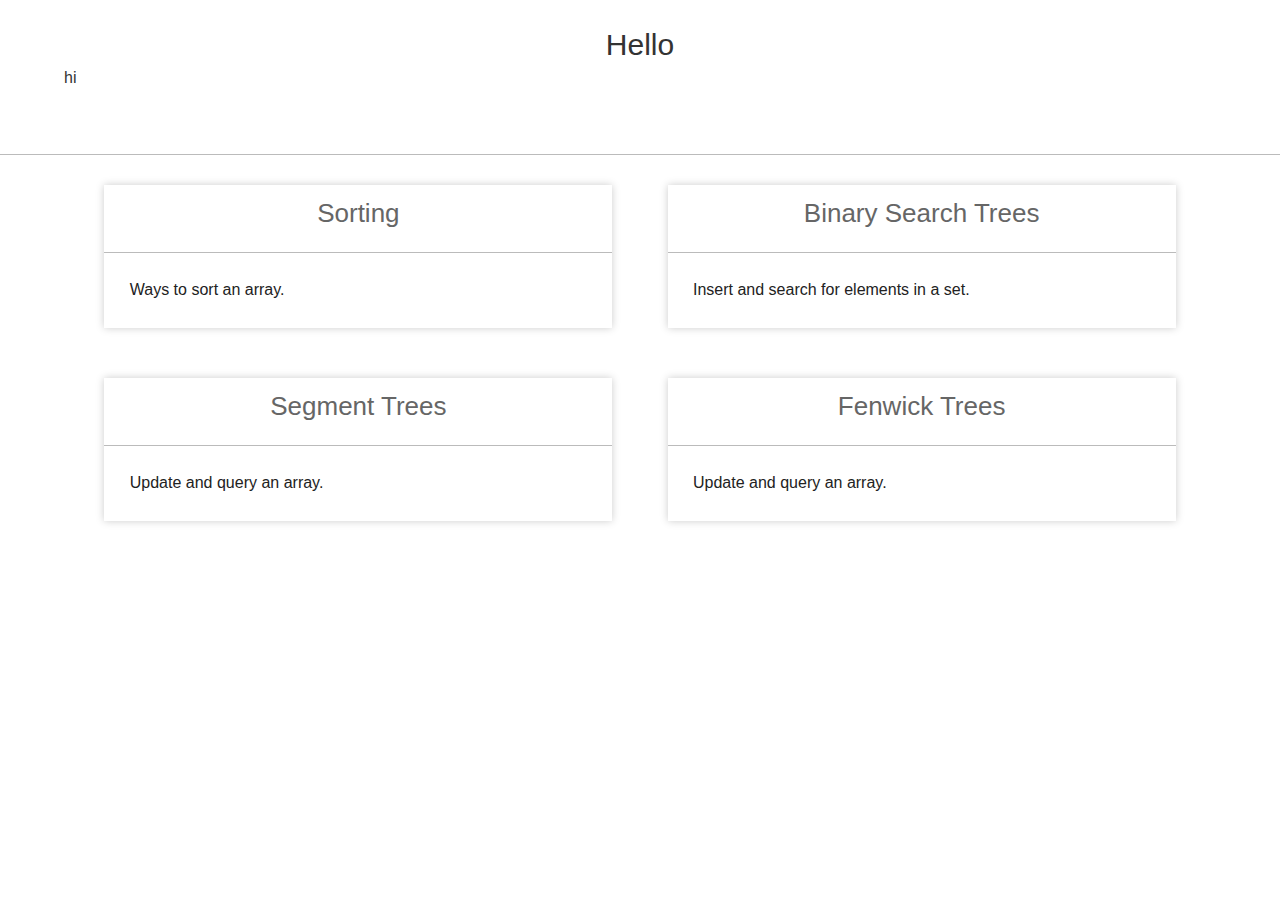
<file: index.html>
<!DOCTYPE html>
<html>
<head>

	<title>Various Visalizations</title>
	<link rel="stylesheet" href="style.css">

</head>

<body>

	<div>
		<h1>
			Hello
		</h1>

		<p class="indexp">
			
			hi

		</p>

	</div>

	<hr>

	<div class="indexdiv">

		<a href="./ssort.html">
			<section class="indexcard">
				
				<h2>
					Sorting
				</h2>

				<hr>

				<p class="cardp">
					Ways to sort an array.
				</p>

				<!-- <img src="./ssort.png"> -->

			</section>
		</a>

		<a href="./bst.html">
			<section class="indexcard">

				<h2>
					Binary Search Trees
				</h2>
				
				<hr>

				<p class="cardp">
					Insert and search for elements in a set.
				</p>

				<!-- <img src="./bst.png"> -->
				
				
			</section>
		</a>

		<a href="./segtree.html">
			<section class="indexcard">

				<h2>
					Segment Trees
				</h2>

				<hr>

				<p class="cardp">
					Update and query an array.
				</p>

				<!-- <img src="./segtree.png"> -->
				
			</section>
		</a>

		<a href="./fenwick.html">
			<section class="indexcard">

				<h2>
					Fenwick Trees
				</h2>

				<hr>

				<p class="cardp">
					Update and query an array.
				</p>

				<!-- <img src="./fenwick.png"> -->

			</section>
		</a>

	</div>
</body>
  

</html>
</file>
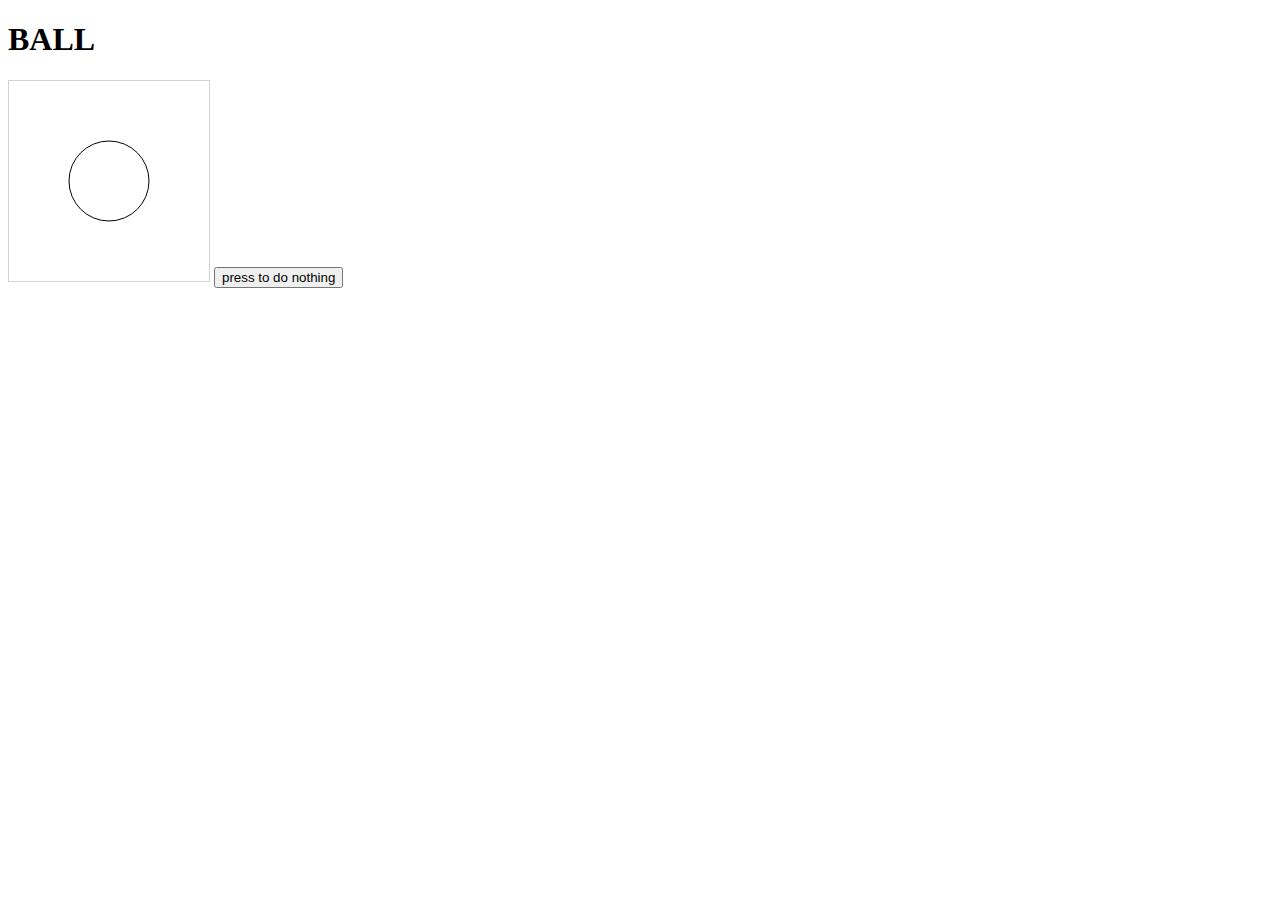
<file: ball.html>
<!DOCTYPE html>
<html>
<head>
	<title>
		ball
	</title>

</head>
	<body>
		<h1>
			BALL
		</h1>

		<canvas id="myCanvas" width="200" height="200" style="border:1px solid #d3d3d3;"></canvas>

		<script>

			var canvas = document.getElementById("myCanvas");
			var ctx = canvas.getContext("2d");
			ctx.beginPath();
			ctx.arc(100, 100, 40, 0, 2*Math.PI);
			ctx.stroke();

		</script>

		<button>press to do nothing</button>
	</body>
</html>
</file>
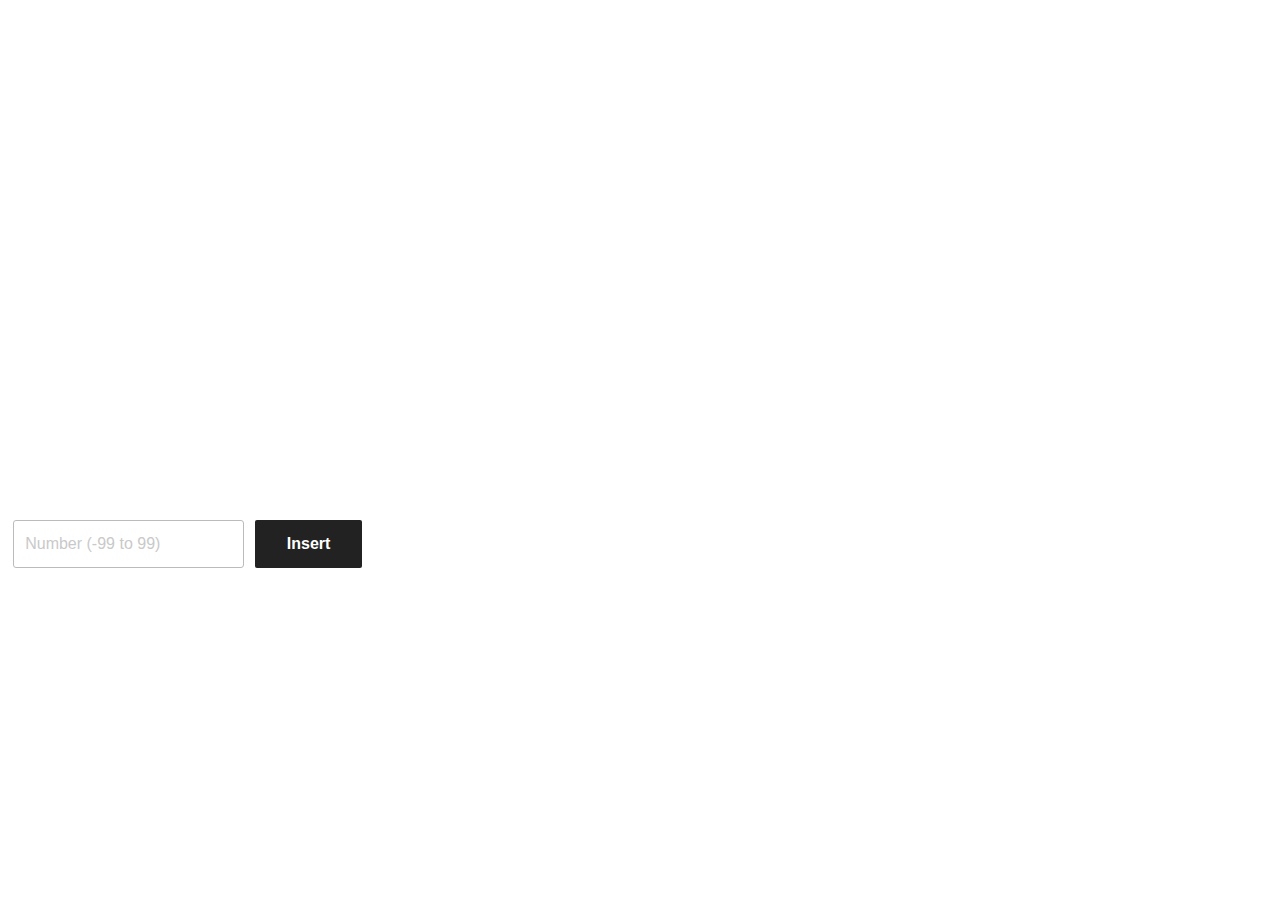
<file: bst.html>
<!DOCTYPE html>
<html>

<script src="bst.js"></script>



<head>
	<meta charset="utf-8">

	<!-- https://wordpress.org/themes/twentyseventeen/ -->
	<link rel="stylesheet" href="style.css">

	<title>
		BST Visualization
	</title>
</head>

<body>

	<div>
		<div class="maindiv">
			<svg id=bstvis width="500" height="500"></svg>
		</div>


		<div>
			<div class="controlcontainer">
				
				<input type="number" id="valueInput" onkeypress="gogoKeyPressed()" placeholder="Number (-99 to 99)">
				
				<button onclick="gogo()">Insert</button>
			
			</div>
		</div>

	</div>

</body>
</html>
</file>
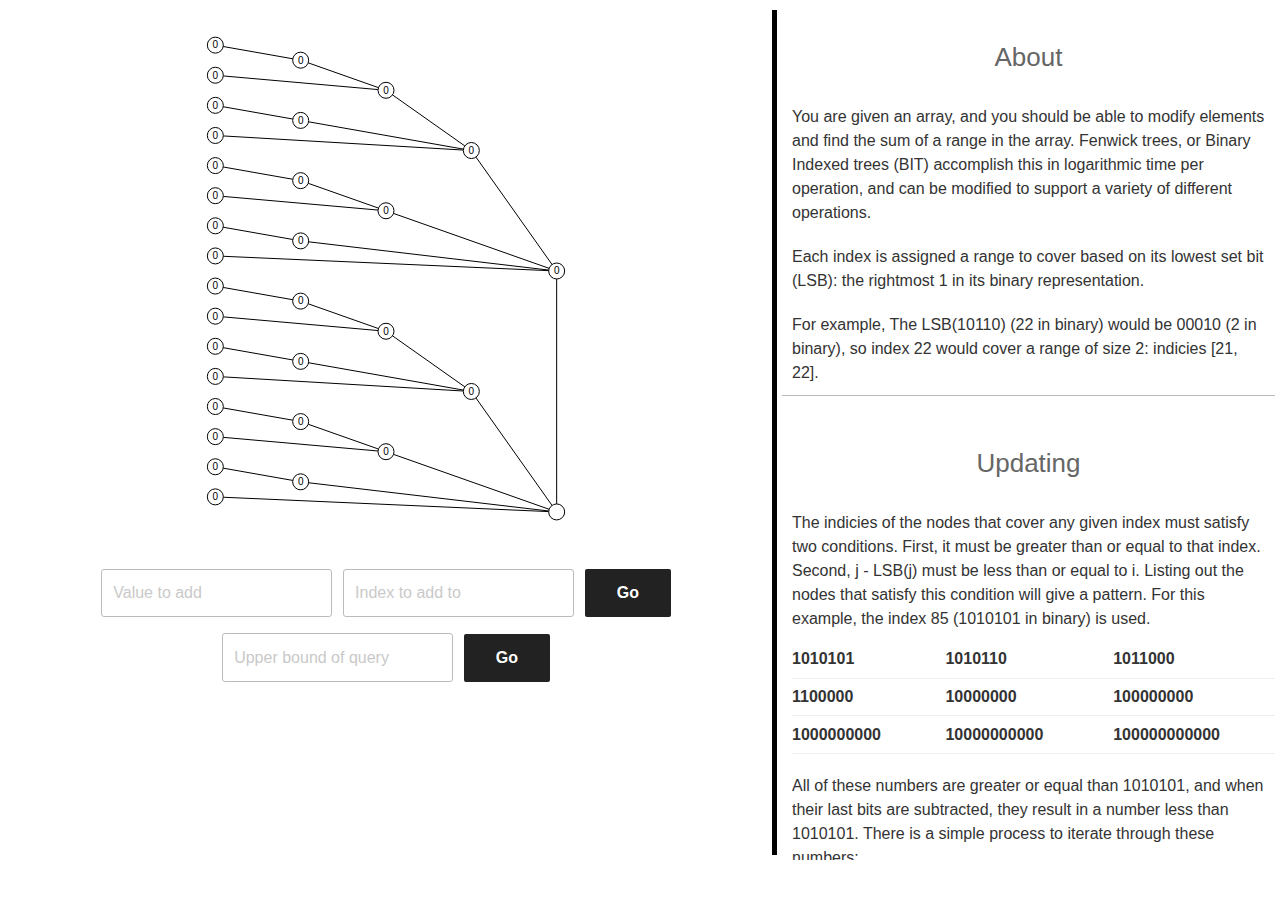
<file: fenwick.html>
<!DOCTYPE html>
<html>

<script src="fenwick.js"></script>

<head>
	<meta charset="utf-8">

	<link rel="stylesheet" href="style.css">


	<title>
		Fenwick Tree
	</title>
</head>

<body onload="initall()">

	<div class="holdall">

		<div class="sdiv" id="lsdiv">
			<div class="maindiv">
				<svg id=bitvis width="512" height="512"></svg>
			</div>
			<div class="maindiv" id="outputText">
				
			</div>
			
			<div id="controls" class="uidiv">
				
				<div class="controlcontainer">
					<input type="number" id="valueInput" placeholder="Value to add">
					<input type="number" id="indexInputq" placeholder="Index to add to">
					<button onclick="UserInteraction.updateOperation()">Go</button>
				</div>
				<div class="controlcontainer">
					<input type="number" id="indexInput" placeholder="Upper bound of query">
					<button onclick="UserInteraction.queryOperation()">Go</button>
				</div>
			</div>
			
			
			
		</div>
		<div class="resizer" id="resizer"></div>
		<div class="rres" id="outputText2">
			<div>
				<h2>
					About 
				</h2>
				<p>
					You are given an array, and you should be able to modify elements and find the sum of a range in the array. Fenwick trees, or Binary Indexed trees (BIT) accomplish this in logarithmic time per operation, and can be modified to support a variety of different operations.
				</p>
				<p>
					Each index is assigned a range to cover based on its lowest set bit (LSB): the rightmost 1 in its binary representation.
				</p>
				<p>
					For example, The LSB(10110) (22 in binary) would be 00010 (2 in binary), so index 22 would cover a range of size 2: indicies [21, 22].
				</p>
				
				<hr>

				<h2>
					Updating
				</h2>

				<p>
					The indicies of the nodes that cover any given index must satisfy two conditions. First, it must be greater than or equal to that index. Second, j - LSB(j) must be less than or equal to i. Listing out the nodes that satisfy this condition will give a pattern. For this example, the index 85 (1010101 in binary) is used.
				</p>

				<table>
					<tr>
						<th>1010101</th>
						<th>1010110</th>
						<th>1011000</th>
					</tr>
					<tr>
						<th>1100000</th>
						<th>10000000</th>
						<th>100000000</th>
					</tr>
					<tr>
						<th>1000000000</th>
						<th>10000000000</th>
						<th>100000000000</th>
					</tr>
				</table>

				<p>
					All of these numbers are greater or equal than 1010101, and when their last bits are subtracted, they result in a number less than 1010101. There is a simple process to iterate through these numbers:
				</p>

				<p>
					Start at the index being updated. Update this node, then add the lowest set bit of the index to the current index (for example, the lowest set bit of 9, 1001, would be 1). Repeat until the index is greater than the array size. Click on each step to see the process.
				</p>

				<p class="maindiv">
					<b onclick="UserInteraction.updopsteps(1, 3, 1)">Step 1</b>
					<b onclick="UserInteraction.updopsteps(2, 3, 1)">Step 2</b>
					<b onclick="UserInteraction.updopsteps(3, 3, 1)">Step 3</b>
					<b onclick="UserInteraction.updopsteps(4, 3, 1)">Step 4</b>
				</p>

				<p id="updinfotxt" class="maindiv"></p>

				<div class='maindiv'><svg id=uexsvg width='256' height='256'></svg></div>

				<hr>

				<h2>
					Querying
				</h2>

				<p>
					In this visualization, each node points to the greatest index less than it that it doesn't cover. For example, node 10 covers [9, 10], so it would point to node 8. Node 24 covers [17, 24], so it points to 16.
				</p>

				<p>
					To take the sum of some prefix, just iterate until you reach the root: node zero. If the array is of size N, this will take at most lg(N) iterations: to get a better idea of why this is true, look at the structure of the tree.
				</p>

				<p>
					You are always going to the right, so you iterate through a node of each size (1, 2, 4, 8, etc.) at most once each. The sizes of these nodes must sum to N, so at most lg(N) are iterated through.
				</p>

				<p>
					In this small example, the path from node 7 to node 0 is highlighted.
				</p>

				<div class='maindiv'><svg id=qexsvg width='256' height='256'></svg></div>

			</div>

		</div>


	</div>
	

</body>
</html>
</file>
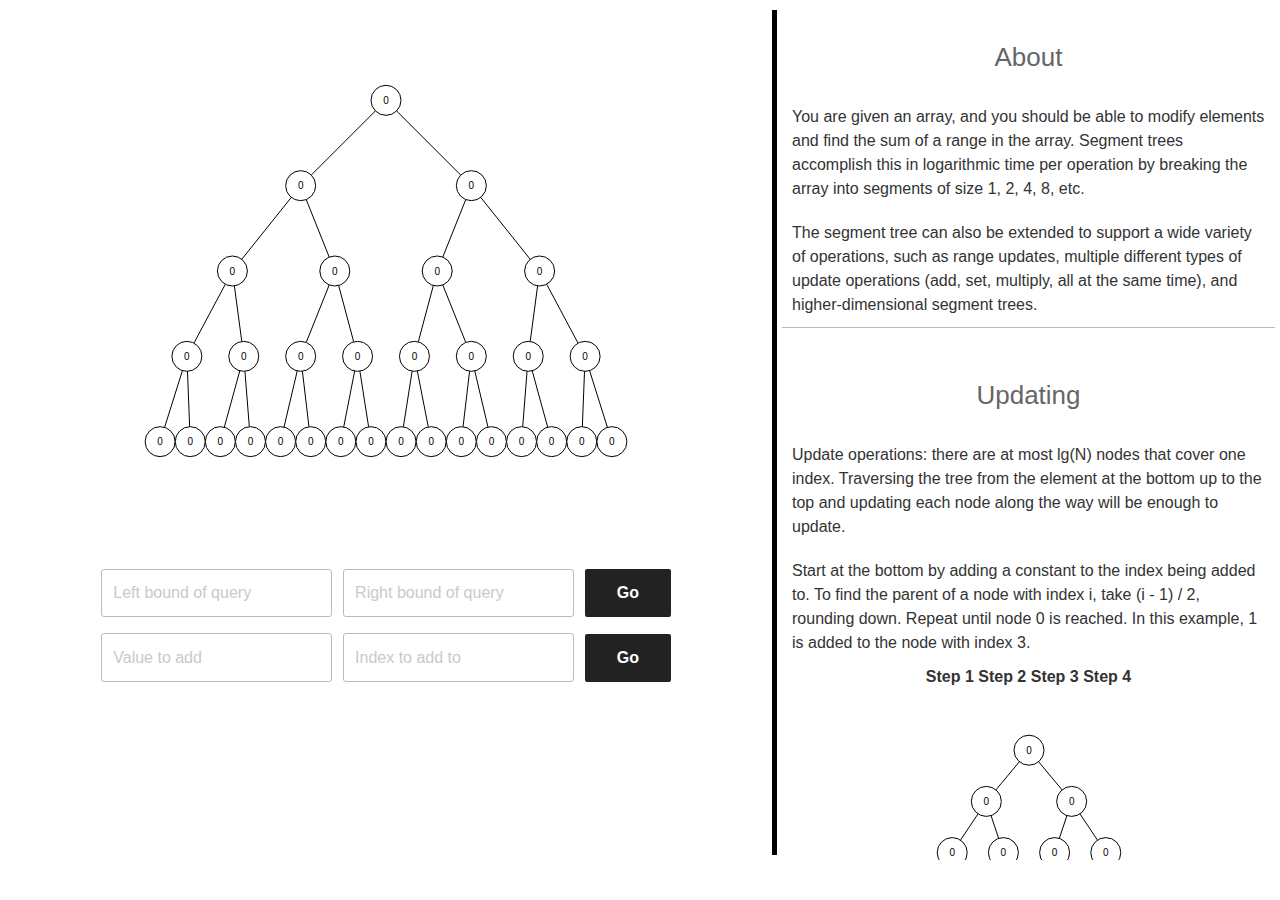
<file: segtree.html>
<!DOCTYPE html>
<html>

<script src="segtree.js"></script>

<head>
	<meta charset="utf-8">

	<link rel="stylesheet" href="style.css">


	<title>
		Segment Tree
	</title>
</head>

<body onload="initall()">

	<div class="holdall">

		<div class="sdiv" id="lsdiv">
			<div class="maindiv">
				<svg id=stvis width="512" height="512"></svg>
			</div>
			<div class="maindiv" id="outputText">
				
			</div>
			
			<div id="controls" class="uidiv">
				
				<div class="controlcontainer">
					<input type="number" id="linput" placeholder="Left bound of query">
					<input type="number" id="rinput" placeholder="Right bound of query">
					<button onclick="UserInteraction.queryOperation()">Go</button>
				</div>
				<div class="controlcontainer">
					<input type="number" id="valueInput" placeholder="Value to add">
					<input type="number" id="indexInput" placeholder="Index to add to">
					<button onclick="UserInteraction.updateOperation()">Go</button>
				</div>
			</div>
			
			
			
		</div>
		<div class="resizer" id="resizer"></div>
		<div class="rres" id="outputText2">
			<div>
				<h2>
					About 
				</h2>
				<p>
					You are given an array, and you should be able to modify elements and find the sum of a range in the array. Segment trees accomplish this in logarithmic time per operation by breaking the array into segments of size 1, 2, 4, 8, etc.
				</p>
				<p>
					The segment tree can also be extended to support a wide variety of operations, such as range updates, multiple different types of update operations (add, set, multiply, all at the same time), and higher-dimensional segment trees.
				</p>
				
				<hr>

				<h2>
					Updating
				</h2>

				<p>
					Update operations: there are at most lg(N) nodes that cover one index. Traversing the tree from the element at the bottom  up to the top and updating each node along the way will be enough to update.
				</p>

				<p>
					Start at the bottom by adding a constant to the index being added to. To find the parent of a node with index i, take (i - 1) / 2, rounding down. Repeat until node 0 is reached. In this example, 1 is added to the node with index 3.
				</p>

				<p class="maindiv">
					<b onclick="UserInteraction.updopsteps(1, 3, 1)">Step 1</b>
					<b onclick="UserInteraction.updopsteps(2, 3, 1)">Step 2</b>
					<b onclick="UserInteraction.updopsteps(3, 3, 1)">Step 3</b>
					<b onclick="UserInteraction.updopsteps(4, 3, 1)">Step 4</b>
				</p>

				<p id="updinfotxt" class="maindiv"></p>

				<div class='maindiv'><svg id=uexsvg width='256' height='256'></svg></div>

				<hr>

				<h2>
					Querying
				</h2>

				<p>
					Query operations: because of the way the tree is organized, each range is split into at most 2 segments of each length, so at most 2 * lg(N) nodes are added together.
				</p>

				<p>
					Any segment can be represented as a sequence of segments of length one. First, merge adjacent elements into segments of length two. Doing this will leave at most 2 segments of length one. Repeat the process for segments of length two (ignoring the segments of length one now), all the way up to segments of length n. This will leave at most 2 segments of each length to query.
				</p>

				<div class='maindiv'><svg id=qexsvg width='256' height='256'></svg></div>



			</div>

		</div>


	</div>
	

</body>
</html>
</file>
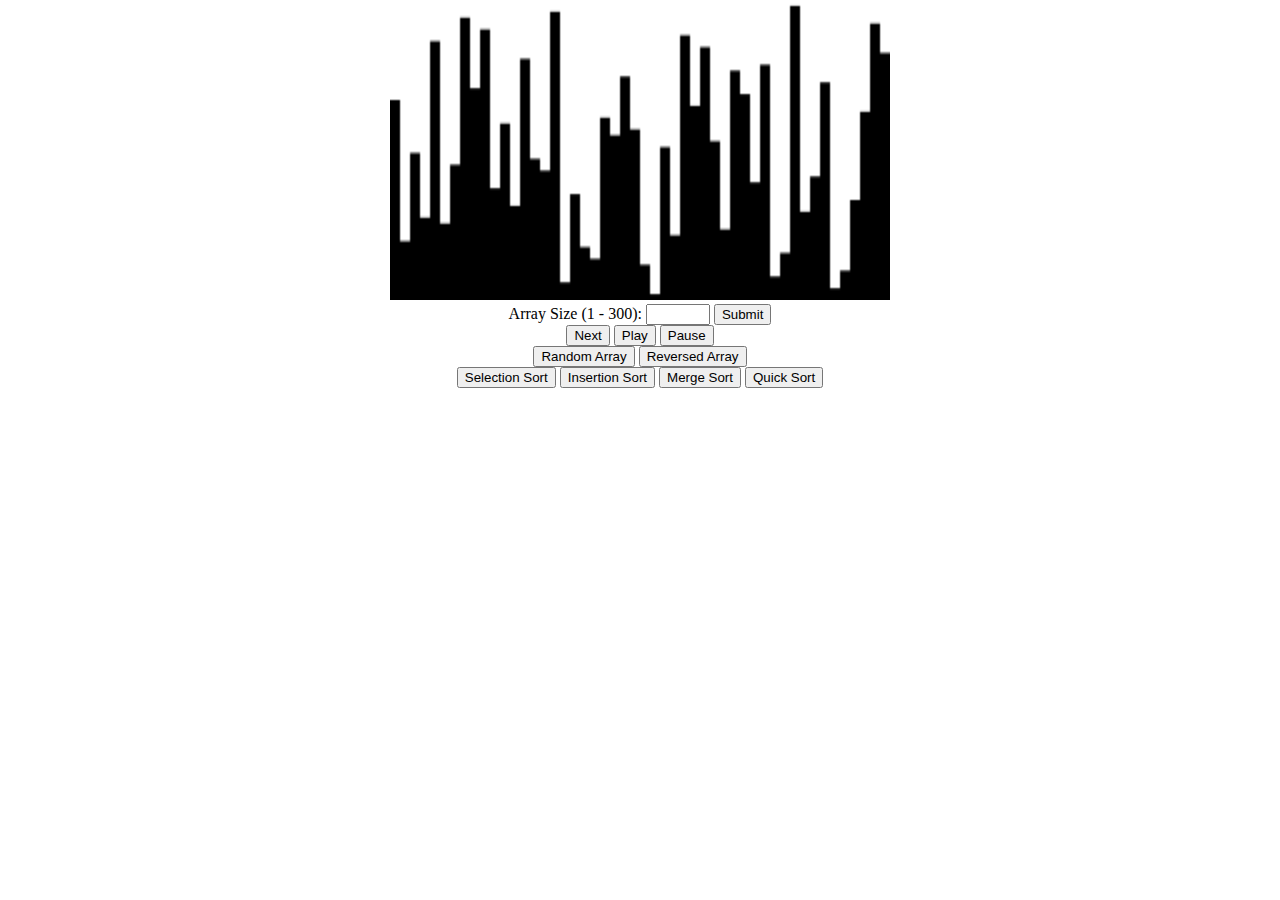
<file: ssort.html>
<!DOCTYPE html>
<html>

	<head>
		<title>Various Sorts</title>
		<!-- https://wordpress.org/themes/twentyseventeen/ -->
		<!-- <link rel="stylesheet" href="style.css"> -->
	</head>

	<style>

		html, body {
			width: 100%;
	    	height: 100%;
	    	margin: 0;
		}

		canvas {
	    	width: 500px;
	    	height: 300px;
	    }

	    div {
	    	text-align: center;
	    }

	</style>
	<script src="ssort.js"></script>

	<body onload="makeArray()">
		
		<div>
			<canvas id="array">		
				Canvas is not supported.
			</canvas>
		</div>

		

		<div>
			<label> Array Size (1 - 300): </label>
			<input type="number" id="chosenSize" min=1 max=300>
			<button onclick="regenArray()"> Submit </button>
		</div>

		<div>
			<button onclick="nextStep()">Next</button>
			<button onclick="startAnim()">Play</button>
			<button onclick="stopAnim()">Pause</button>
		</div>

		<div>
			<button onclick="makeArray()">Random Array</button>
			<button onclick="makeReverseArray()">Reversed Array</button>
		</div>

		<div>
			<button onclick="setAlgo(SELECTIONSORT)">Selection Sort</button>
			<button onclick="setAlgo(INSERTIONSORT)">Insertion Sort</button>
			<button onclick="setAlgo(MERGESORT)">Merge Sort</button>
			<button onclick="setAlgo(QUICKSORT)">Quick Sort</button>
		</div>
	


	</body>




</html>
</file>
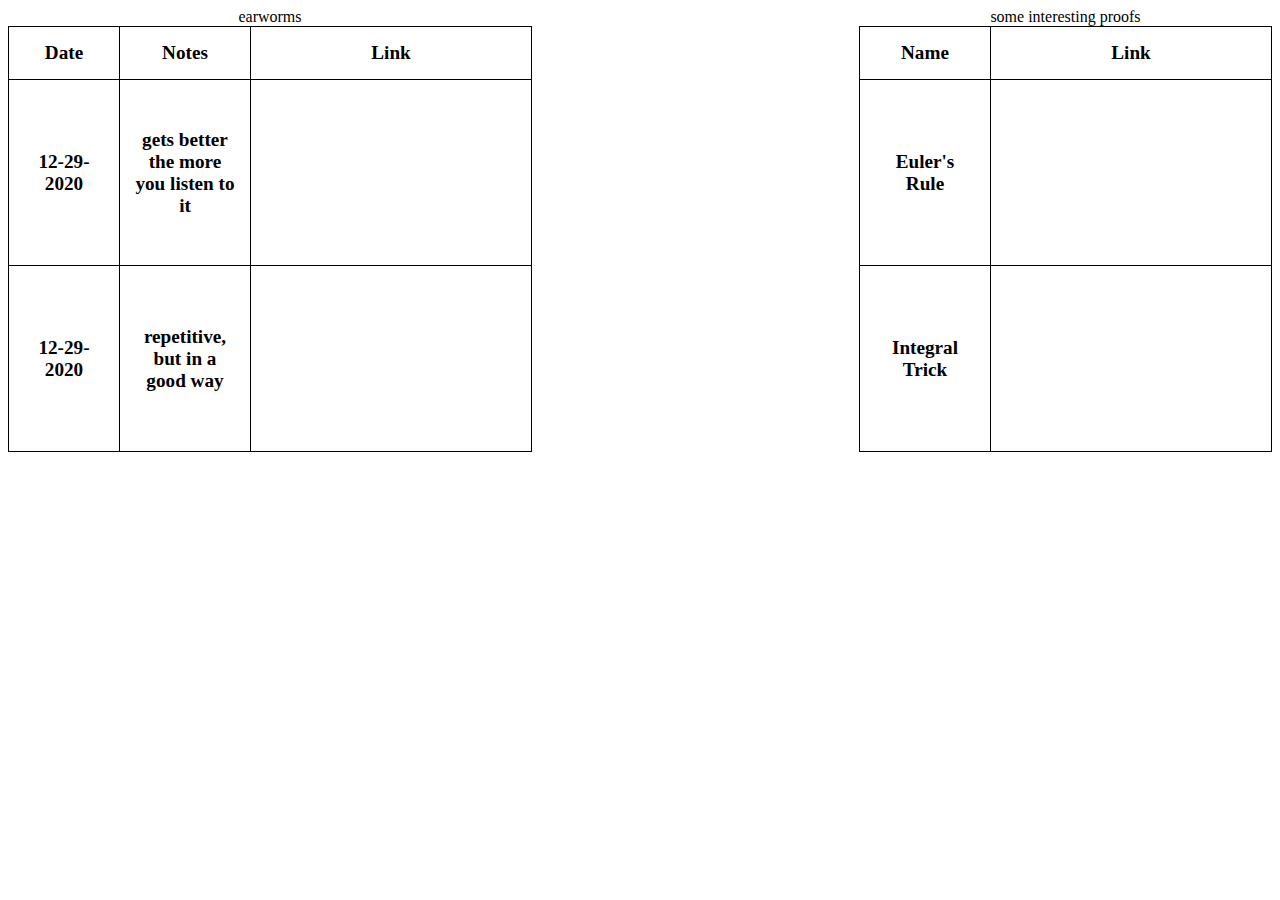
<file: tabletests.html>
<!DOCTYPE html>
<html>
<head>
	<title>
		various tables
	</title>
	<style type="text/css">
		table, th, td {
			border: 1px solid black;
			border-collapse: collapse;
			padding: 15px;
			font-family: Georgia, serif;
		}
		div {
			/*display: flex;*/
			/*justify-content: center;*/
		}
		.smolcol {
			width:80px;
			font-size: 1.5vw;
		}
		.medcol {
			width: 100px;
			font-size: 1.5vw;
		}
		.widecol {
			width: 250px;
			font-size: 1.5vw;
		}
		.bodyrow {
			height: 150px;
		}
		iframe {
			width: 250px;
			height: 150px;
		}
		.lefttable {
			float: left;
		}
		.righttable {
			float: right;
		}

	</style>
</head>
<body>

	<div>
		<table class="lefttable">
			<caption>earworms</caption>
			<tr>
				<th class="smolcol">Date</th>
				<th class="medcol">Notes</th>
				<th class="widecol">Link</th>
			</tr>


			<tr class="bodyrow">
				<th class="smolcol">12-29-2020</th>
				<th class="medcol">gets better the more you listen to it</th>
				<th class="widecol">
					<iframe src="https://www.youtube.com/embed/13ygvpIg-S0" frameborder="0" allow="accelerometer; autoplay; clipboard-write; encrypted-media; gyroscope; picture-in-picture" allowfullscreen></iframe>
				</th>
			</tr>



			<tr>
				<th class="smolcol">12-29-2020</th>
				<th class="medcol">repetitive, but in a good way</th>
				<th class="widecol"><iframe src="https://www.youtube.com/embed/QK7AyUd7cOU" frameborder="0" allow="accelerometer; autoplay; clipboard-write; encrypted-media; gyroscope; picture-in-picture" allowfullscreen></iframe></th>

			</tr>
		</table>

		<table class="righttable">
			<caption>some interesting proofs</caption>
			<tr>
				<th class="medcol">Name</th>
				<th class="medcol">Link</th>
			</tr>

			<tr>
				<th class="medcol">Euler's Rule</th>
				<th class="medcol"><iframe src="https://www.youtube.com/embed/ijT3pmmal00" frameborder="0" allow="accelerometer; autoplay; clipboard-write; encrypted-media; gyroscope; picture-in-picture" allowfullscreen></iframe></th>

			</tr>

			<tr>
				<th class="medcol">Integral Trick</th>
				<th class="medcol"><iframe src="https://www.youtube.com/embed/gK8Wf9ZkZW4" frameborder="0" allow="accelerometer; autoplay; clipboard-write; encrypted-media; gyroscope; picture-in-picture" allowfullscreen></iframe></th>
			</tr>

		</table>
	</div>

	<div>
		
	</div>

</body>
</html>
</file>
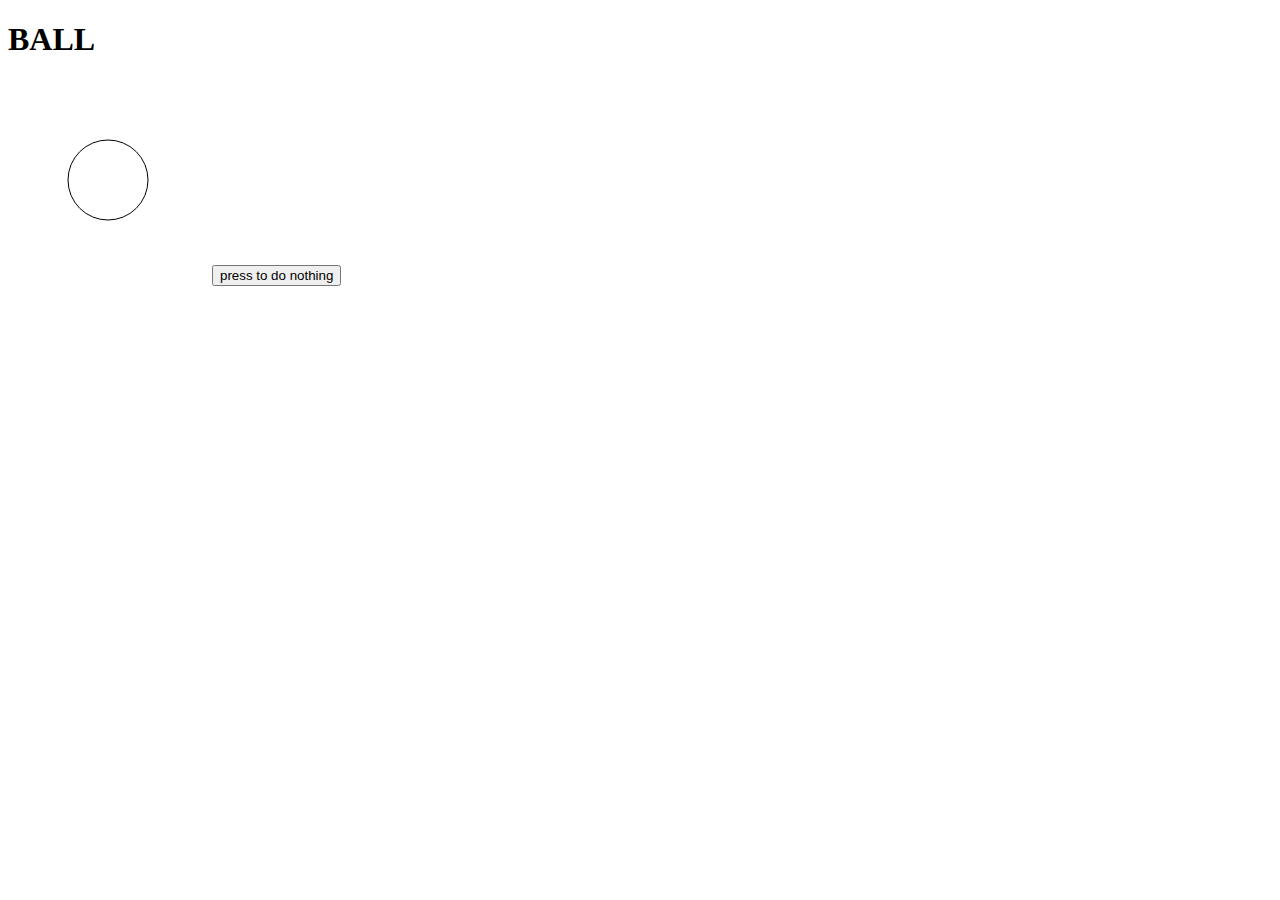
<file: things/ball.html>
<!DOCTYPE html>
<html>
<head>
	<title>
		ball
	</title>

</head>
	<body>
		<h1>
			BALL
		</h1>

		<canvas id="myCanvas" width="200" height="200"></canvas>

		<script>

			var canvas = document.getElementById("myCanvas");
			var ctx = canvas.getContext("2d");
			ctx.beginPath();
			ctx.arc(100, 100, 40, 0, 2*Math.PI);
			ctx.stroke();

		</script>

		<button>press to do nothing</button>
	</body>
</html>
</file>
<file: style.css>
/*
Theme Name: Twenty Seventeen
Theme URI: https://wordpress.org/themes/twentyseventeen/
Author: the WordPress team
Author URI: https://wordpress.org/
Description: Twenty Seventeen brings your site to life with header video and immersive featured images. With a focus on business sites, it features multiple sections on the front page as well as widgets, navigation and social menus, a logo, and more. Personalize its asymmetrical grid with a custom color scheme and showcase your multimedia content with post formats. Our default theme for 2017 works great in many languages, for any abilities, and on any device.
Version: 2.7
Requires at least: 4.7
Requires PHP: 5.2.4
License: GNU General Public License v2 or later
License URI: http://www.gnu.org/licenses/gpl-2.0.html
Text Domain: twentyseventeen
Tags: one-column, two-columns, right-sidebar, flexible-header, accessibility-ready, custom-colors, custom-header, custom-menu, custom-logo, editor-style, featured-images, footer-widgets, post-formats, rtl-language-support, sticky-post, theme-options, threaded-comments, translation-ready, block-patterns
This theme, like WordPress, is licensed under the GPL.
Use it to make something cool, have fun, and share what you've learned with others.
*/

/*--------------------------------------------------------------
>>> TABLE OF CONTENTS:
----------------------------------------------------------------
1.0 Normalize
2.0 Accessibility
3.0 Alignments
4.0 Clearings
5.0 Typography
6.0 Forms
7.0 Formatting
8.0 Lists
9.0 Tables
10.0 Links
11.0 Featured Image Hover
12.0 Navigation
13.0 Layout
   13.1 Header
   13.2 Front Page
   13.3 Regular Content
   13.4 Posts
   13.5 Pages
   13.6 Footer
14.0 Comments
15.0 Widgets
16.0 Media
   16.1 Galleries
17.0 Customizer
18.0 SVGs Fallbacks
19.0 Media Queries
20.0 Print
--------------------------------------------------------------*/

/*--------------------------------------------------------------
1.0 Normalize
Styles based on Normalize v5.0.0 @link https://github.com/necolas/normalize.css
--------------------------------------------------------------*/

html {
	font-family: sans-serif;
	line-height: 1.15;
	-ms-text-size-adjust: 100%;
	-webkit-text-size-adjust: 100%;
}

body {
	margin: 0;
}

article,
aside,
footer,
header,
nav,
section {
	display: block;
}

h1 {
	font-size: 2em;
	margin: 0.67em 0;
}

figcaption,
figure,
main {
	display: block;
}

figure {
	margin: 1em 0;
}

hr {
	-webkit-box-sizing: content-box;
	-moz-box-sizing: content-box;
	box-sizing: content-box;
	height: 0;
	overflow: visible;
}

pre {
	font-family: monospace, monospace;
	font-size: 1em;
}

a {
	background-color: transparent;
	-webkit-text-decoration-skip: objects;
}

a:active,
a:hover {
	outline-width: 0;
}

abbr[title] {
	border-bottom: 1px #767676 dotted;
	text-decoration: none;
}

b,
strong {
	font-weight: inherit;
}

b,
strong {
	font-weight: 700;
}

code,
kbd,
samp {
	font-family: monospace, monospace;
	font-size: 1em;
}

dfn {
	font-style: italic;
}

mark {
	background-color: #eee;
	color: #222;
}

small {
	font-size: 80%;
}

sub,
sup {
	font-size: 75%;
	line-height: 0;
	position: relative;
	vertical-align: baseline;
}

sub {
	bottom: -0.25em;
}

sup {
	top: -0.5em;
}

audio,
video {
	display: inline-block;
}

audio:not([controls]) {
	display: none;
	height: 0;
}

img {
	border-style: none;
}

svg:not(:root) {
	overflow: hidden;
}

button,
input,
optgroup,
select,
textarea {
	font-family: sans-serif;
	font-size: 100%;
	line-height: 1.15;
	margin: 0;
}

button,
input {
	overflow: visible;
}

button,
select {
	text-transform: none;
}

button,
html [type="button"],
[type="reset"],
[type="submit"] {
	-webkit-appearance: button;
}

button::-moz-focus-inner,
[type="button"]::-moz-focus-inner,
[type="reset"]::-moz-focus-inner,
[type="submit"]::-moz-focus-inner {
	border-style: none;
	padding: 0;
}

button:-moz-focusring,
[type="button"]:-moz-focusring,
[type="reset"]:-moz-focusring,
[type="submit"]:-moz-focusring {
	outline: 1px dotted ButtonText;
}

fieldset {
	border: 1px solid #bbb;
	margin: 0 2px;
	padding: 0.35em 0.625em 0.75em;
}

legend {
	-webkit-box-sizing: border-box;
	-moz-box-sizing: border-box;
	box-sizing: border-box;
	color: inherit;
	display: table;
	max-width: 100%;
	padding: 0;
	white-space: normal;
}

progress {
	display: inline-block;
	vertical-align: baseline;
}

textarea {
	overflow: auto;
}

[type="checkbox"],
[type="radio"] {
	-webkit-box-sizing: border-box;
	-moz-box-sizing: border-box;
	box-sizing: border-box;
	padding: 0;
}

[type="number"]::-webkit-inner-spin-button,
[type="number"]::-webkit-outer-spin-button {
	height: auto;
}

[type="search"] {
	-webkit-appearance: textfield;
	outline-offset: -2px;
}

[type="search"]::-webkit-search-cancel-button,
[type="search"]::-webkit-search-decoration {
	-webkit-appearance: none;
}

::-webkit-file-upload-button {
	-webkit-appearance: button;
	font: inherit;
}

details,
menu {
	display: block;
}

summary {
	display: list-item;
}

canvas {
	display: inline-block;
}

template {
	display: none;
}

[hidden] {
	display: none;
}

/*--------------------------------------------------------------
2.0 Accessibility
--------------------------------------------------------------*/

/* Text meant only for screen readers. */

.screen-reader-text {
	clip: rect(1px, 1px, 1px, 1px);
	height: 1px;
	overflow: hidden;
	position: absolute !important;
	width: 1px;
	word-wrap: normal !important; /* Many screen reader and browser combinations announce broken words as they would appear visually. */
}

.screen-reader-text:focus {
	background-color: #f1f1f1;
	-webkit-border-radius: 3px;
	border-radius: 3px;
	-webkit-box-shadow: 0 0 2px 2px rgba(0, 0, 0, 0.6);
	box-shadow: 0 0 2px 2px rgba(0, 0, 0, 0.6);
	clip: auto !important;
	color: #21759b;
	display: block;
	font-size: 14px;
	font-size: 0.875rem;
	font-weight: 700;
	height: auto;
	left: 5px;
	line-height: normal;
	padding: 15px 23px 14px;
	text-decoration: none;
	top: 5px;
	width: auto;
	z-index: 100000; /* Above WP toolbar. */
}

/*--------------------------------------------------------------
3.0 Alignments
--------------------------------------------------------------*/

.alignleft {
	display: inline;
	float: left;
	margin-right: 1.5em;
}

.alignright {
	display: inline;
	float: right;
	margin-left: 1.5em;
}

.aligncenter {
	clear: both;
	display: block;
	margin-left: auto;
	margin-right: auto;
}

/*--------------------------------------------------------------
4.0 Clearings
--------------------------------------------------------------*/

.clear:before,
.clear:after,
.entry-content:before,
.entry-content:after,
.entry-footer:before,
.entry-footer:after,
.comment-content:before,
.comment-content:after,
.site-header:before,
.site-header:after,
.site-content:before,
.site-content:after,
.site-footer:before,
.site-footer:after,
.nav-links:before,
.nav-links:after,
.pagination:before,
.pagination:after,
.comment-author:before,
.comment-author:after,
.widget-area:before,
.widget-area:after,
.widget:before,
.widget:after,
.comment-meta:before,
.comment-meta:after {
	content: "";
	display: table;
	table-layout: fixed;
}

.clear:after,
.entry-content:after,
.entry-footer:after,
.comment-content:after,
.site-header:after,
.site-content:after,
.site-footer:after,
.nav-links:after,
.pagination:after,
.comment-author:after,
.widget-area:after,
.widget:after,
.comment-meta:after {
	clear: both;
}

/*--------------------------------------------------------------
5.0 Typography
--------------------------------------------------------------*/

body,
button,
input,
select,
textarea {
	color: #333;
	font-family: "Libre Franklin", "Helvetica Neue", helvetica, arial, sans-serif;
	font-size: 15px;
	font-size: 0.9375rem;
	font-weight: 400;
	line-height: 1.66;
}

h1,
h2,
h3,
h4,
h5,
h6 {
	clear: both;
	line-height: 1.4;
	margin: 0 0 0.75em;
	padding: 1.5em 0 0;
}

h1:first-child,
h2:first-child,
h3:first-child,
h4:first-child,
h5:first-child,
h6:first-child {
	padding-top: 0;
}

h1 {
	font-size: 24px;
	font-size: 1.5rem;
	font-weight: 300;
}

h2,
.home.blog .entry-title {
	color: #666;
	font-size: 20px;
	font-size: 1.25rem;
	font-weight: 300;
}

h3 {
	color: #333;
	font-size: 18px;
	font-size: 1.125rem;
	font-weight: 300;
}

h4 {
	color: #333;
	font-size: 16px;
	font-size: 1rem;
	font-weight: 800;
}

h5 {
	color: #767676;
	font-size: 13px;
	font-size: 0.8125rem;
	font-weight: 800;
	letter-spacing: 0.15em;
	text-transform: uppercase;
}

h6 {
	color: #333;
	font-size: 15px;
	font-size: 0.9375rem;
	font-weight: 800;
}

p {
	margin: 0 0 1.5em;
	padding: 0;
}

dfn,
cite,
em,
i {
	font-style: italic;
}

blockquote {
	color: #666;
	font-size: 18px;
	font-size: 1.125rem;
	font-style: italic;
	line-height: 1.7;
	margin: 0;
	overflow: hidden;
	padding: 0;
}

blockquote cite {
	display: block;
	font-style: normal;
	font-weight: 600;
	margin-top: 0.5em;
}

address {
	margin: 0 0 1.5em;
}

pre {
	background: #eee;
	font-family: "Courier 10 Pitch", Courier, monospace;
	font-size: 15px;
	font-size: 0.9375rem;
	line-height: 1.6;
	margin-bottom: 1.6em;
	max-width: 100%;
	overflow: auto;
	padding: 1.6em;
}

code,
kbd,
tt,
var {
	font-family: Monaco, Consolas, "Andale Mono", "DejaVu Sans Mono", monospace;
	font-size: 15px;
	font-size: 0.9375rem;
}

abbr,
acronym {
	border-bottom: 1px dotted #666;
	cursor: help;
}

mark,
ins {
	background: #eee;
	text-decoration: none;
}

big {
	font-size: 125%;
}

blockquote {
	quotes: "" "";
}

q {
	quotes: "“" "”" "‘" "’";
}

blockquote:before,
blockquote:after {
	content: "";
}

:focus {
	outline: none;
}

/* Typography for Arabic Font */

html[lang="ar"] body,
html[lang="ar"] button,
html[lang="ar"] input,
html[lang="ar"] select,
html[lang="ar"] textarea,
html[lang="ary"] body,
html[lang="ary"] button,
html[lang="ary"] input,
html[lang="ary"] select,
html[lang="ary"] textarea,
html[lang="azb"] body,
html[lang="azb"] button,
html[lang="azb"] input,
html[lang="azb"] select,
html[lang="azb"] textarea,
html[lang="fa-IR"] body,
html[lang="fa-IR"] button,
html[lang="fa-IR"] input,
html[lang="fa-IR"] select,
html[lang="fa-IR"] textarea,
html[lang="haz"] body,
html[lang="haz"] button,
html[lang="haz"] input,
html[lang="haz"] select,
html[lang="haz"] textarea,
html[lang="ps"] body,
html[lang="ps"] button,
html[lang="ps"] input,
html[lang="ps"] select,
html[lang="ps"] textarea,
html[lang="ur"] body,
html[lang="ur"] button,
html[lang="ur"] input,
html[lang="ur"] select,
html[lang="ur"] textarea {
	font-family: Tahoma, Arial, sans-serif;
}

html[lang="ar"] h1,
html[lang="ar"] h2,
html[lang="ar"] h3,
html[lang="ar"] h4,
html[lang="ar"] h5,
html[lang="ar"] h6,
html[lang="ary"] h1,
html[lang="ary"] h2,
html[lang="ary"] h3,
html[lang="ary"] h4,
html[lang="ary"] h5,
html[lang="ary"] h6,
html[lang="azb"] h1,
html[lang="azb"] h2,
html[lang="azb"] h3,
html[lang="azb"] h4,
html[lang="azb"] h5,
html[lang="azb"] h6,
html[lang="fa-IR"] h1,
html[lang="fa-IR"] h2,
html[lang="fa-IR"] h3,
html[lang="fa-IR"] h4,
html[lang="fa-IR"] h5,
html[lang="fa-IR"] h6,
html[lang="haz"] h1,
html[lang="haz"] h2,
html[lang="haz"] h3,
html[lang="haz"] h4,
html[lang="haz"] h5,
html[lang="haz"] h6,
html[lang="ps"] h1,
html[lang="ps"] h2,
html[lang="ps"] h3,
html[lang="ps"] h4,
html[lang="ps"] h5,
html[lang="ps"] h6,
html[lang="ur"] h1,
html[lang="ur"] h2,
html[lang="ur"] h3,
html[lang="ur"] h4,
html[lang="ur"] h5,
html[lang="ur"] h6 {
	font-weight: 700;
}

/* Typography for Chinese Font */

html[lang^="zh-"] body,
html[lang^="zh-"] button,
html[lang^="zh-"] input,
html[lang^="zh-"] select,
html[lang^="zh-"] textarea {
	font-family: "PingFang TC", "Helvetica Neue", Helvetica, STHeitiTC-Light, Arial, sans-serif;
}

html[lang="zh-CN"] body,
html[lang="zh-CN"] button,
html[lang="zh-CN"] input,
html[lang="zh-CN"] select,
html[lang="zh-CN"] textarea {
	font-family: "PingFang SC", "Helvetica Neue", Helvetica, STHeitiSC-Light, Arial, sans-serif;
}

html[lang^="zh-"] h1,
html[lang^="zh-"] h2,
html[lang^="zh-"] h3,
html[lang^="zh-"] h4,
html[lang^="zh-"] h5,
html[lang^="zh-"] h6 {
	font-weight: 700;
}

/* Typography for Cyrillic Font */

html[lang="bg-BG"] body,
html[lang="bg-BG"] button,
html[lang="bg-BG"] input,
html[lang="bg-BG"] select,
html[lang="bg-BG"] textarea,
html[lang="ru-RU"] body,
html[lang="ru-RU"] button,
html[lang="ru-RU"] input,
html[lang="ru-RU"] select,
html[lang="ru-RU"] textarea,
html[lang="uk"] body,
html[lang="uk"] button,
html[lang="uk"] input,
html[lang="uk"] select,
html[lang="uk"] textarea {
	font-family: "Helvetica Neue", Helvetica, "Segoe UI", Arial, sans-serif;
}

html[lang="bg-BG"] h1,
html[lang="bg-BG"] h2,
html[lang="bg-BG"] h3,
html[lang="bg-BG"] h4,
html[lang="bg-BG"] h5,
html[lang="bg-BG"] h6,
html[lang="ru-RU"] h1,
html[lang="ru-RU"] h2,
html[lang="ru-RU"] h3,
html[lang="ru-RU"] h4,
html[lang="ru-RU"] h5,
html[lang="ru-RU"] h6,
html[lang="uk"] h1,
html[lang="uk"] h2,
html[lang="uk"] h3,
html[lang="uk"] h4,
html[lang="uk"] h5,
html[lang="uk"] h6 {
	font-weight: 700;
	line-height: 1.2;
}

/* Typography for Devanagari Font */

html[lang="bn-BD"] body,
html[lang="bn-BD"] button,
html[lang="bn-BD"] input,
html[lang="bn-BD"] select,
html[lang="bn-BD"] textarea,
html[lang="hi-IN"] body,
html[lang="hi-IN"] button,
html[lang="hi-IN"] input,
html[lang="hi-IN"] select,
html[lang="hi-IN"] textarea,
html[lang="mr-IN"] body,
html[lang="mr-IN"] button,
html[lang="mr-IN"] input,
html[lang="mr-IN"] select,
html[lang="mr-IN"] textarea {
	font-family: Arial, sans-serif;
}

html[lang="bn-BD"] h1,
html[lang="bn-BD"] h2,
html[lang="bn-BD"] h3,
html[lang="bn-BD"] h4,
html[lang="bn-BD"] h5,
html[lang="bn-BD"] h6,
html[lang="hi-IN"] h1,
html[lang="hi-IN"] h2,
html[lang="hi-IN"] h3,
html[lang="hi-IN"] h4,
html[lang="hi-IN"] h5,
html[lang="hi-IN"] h6,
html[lang="mr-IN"] h1,
html[lang="mr-IN"] h2,
html[lang="mr-IN"] h3,
html[lang="mr-IN"] h4,
html[lang="mr-IN"] h5,
html[lang="mr-IN"] h6 {
	font-weight: 700;
}

/* Typography for Greek Font */

html[lang="el"] body,
html[lang="el"] button,
html[lang="el"] input,
html[lang="el"] select,
html[lang="el"] textarea {
	font-family: "Helvetica Neue", Helvetica, Arial, sans-serif;
}

html[lang="el"] h1,
html[lang="el"] h2,
html[lang="el"] h3,
html[lang="el"] h4,
html[lang="el"] h5,
html[lang="el"] h6 {
	font-weight: 700;
	line-height: 1.3;
}

/* Typography for Gujarati Font */

html[lang="gu-IN"] body,
html[lang="gu-IN"] button,
html[lang="gu-IN"] input,
html[lang="gu-IN"] select,
html[lang="gu-IN"] textarea {
	font-family: Arial, sans-serif;
}

html[lang="gu-IN"] h1,
html[lang="gu-IN"] h2,
html[lang="gu-IN"] h3,
html[lang="gu-IN"] h4,
html[lang="gu-IN"] h5,
html[lang="gu-IN"] h6 {
	font-weight: 700;
}

/* Typography for Hebrew Font */

html[lang="he-IL"] body,
html[lang="he-IL"] button,
html[lang="he-IL"] input,
html[lang="he-IL"] select,
html[lang="he-IL"] textarea {
	font-family: "Arial Hebrew", Arial, sans-serif;
}

html[lang="he-IL"] h1,
html[lang="he-IL"] h2,
html[lang="he-IL"] h3,
html[lang="he-IL"] h4,
html[lang="he-IL"] h5,
html[lang="he-IL"] h6 {
	font-weight: 700;
}

/* Typography for Japanese Font */

html[lang="ja"] body,
html[lang="ja"] button,
html[lang="ja"] input,
html[lang="ja"] select,
html[lang="ja"] textarea {
	font-family: "Hiragino Kaku Gothic Pro", Meiryo, sans-serif;
}

html[lang="ja"] h1,
html[lang="ja"] h2,
html[lang="ja"] h3,
html[lang="ja"] h4,
html[lang="ja"] h5,
html[lang="ja"] h6 {
	font-weight: 700;
}

/* Typography for Korean font */

html[lang="ko-KR"] body,
html[lang="ko-KR"] button,
html[lang="ko-KR"] input,
html[lang="ko-KR"] select,
html[lang="ko-KR"] textarea {
	font-family: "Apple SD Gothic Neo", "Malgun Gothic", "Nanum Gothic", Dotum, sans-serif;
}

html[lang="ko-KR"] h1,
html[lang="ko-KR"] h2,
html[lang="ko-KR"] h3,
html[lang="ko-KR"] h4,
html[lang="ko-KR"] h5,
html[lang="ko-KR"] h6 {
	font-weight: 600;
}

/* Typography for Thai Font */

html[lang="th"] h1,
html[lang="th"] h2,
html[lang="th"] h3,
html[lang="th"] h4,
html[lang="th"] h5,
html[lang="th"] h6 {
	line-height: 1.65;
	font-family: "Sukhumvit Set", "Helvetica Neue", Helvetica, Arial, sans-serif;
}

html[lang="th"] body,
html[lang="th"] button,
html[lang="th"] input,
html[lang="th"] select,
html[lang="th"] textarea {
	line-height: 1.8;
	font-family: "Sukhumvit Set", "Helvetica Neue", Helvetica, Arial, sans-serif;
}

/* Remove letter-spacing for all non-latin alphabets */

html[lang="ar"] *,
html[lang="ary"] *,
html[lang="azb"] *,
html[lang="haz"] *,
html[lang="ps"] *,
html[lang^="zh-"] *,
html[lang="bg-BG"] *,
html[lang="ru-RU"] *,
html[lang="uk"] *,
html[lang="bn-BD"] *,
html[lang="hi-IN"] *,
html[lang="mr-IN"] *,
html[lang="el"] *,
html[lang="gu-IN"] *,
html[lang="he-IL"] *,
html[lang="ja"] *,
html[lang="ko-KR"] *,
html[lang="th"] * {
	letter-spacing: 0 !important;
}

/*--------------------------------------------------------------
6.0 Forms
--------------------------------------------------------------*/

label {
	color: #333;
	display: block;
	font-weight: 800;
	margin-bottom: 0.5em;
}

fieldset {
	margin-bottom: 1em;
}

input[type="text"],
input[type="email"],
input[type="url"],
input[type="password"],
input[type="search"],
input[type="number"],
input[type="tel"],
input[type="range"],
input[type="date"],
input[type="month"],
input[type="week"],
input[type="time"],
input[type="datetime"],
input[type="datetime-local"],
input[type="color"],
textarea {
	color: #666;
	background: #fff;
	background-image: -webkit-linear-gradient(rgba(255, 255, 255, 0), rgba(255, 255, 255, 0));
	border: 1px solid #bbb;
	-webkit-border-radius: 3px;
	border-radius: 3px;
	/*display: block;*/
	padding: 0.7em;
	/*width: 100%;*/
}

input[type="text"]:focus,
input[type="email"]:focus,
input[type="url"]:focus,
input[type="password"]:focus,
input[type="search"]:focus,
input[type="number"]:focus,
input[type="tel"]:focus,
input[type="range"]:focus,
input[type="date"]:focus,
input[type="month"]:focus,
input[type="week"]:focus,
input[type="time"]:focus,
input[type="datetime"]:focus,
input[type="datetime-local"]:focus,
input[type="color"]:focus,
textarea:focus {
	color: #222;
	border-color: #333;
}

select {
	border: 1px solid #bbb;
	-webkit-border-radius: 3px;
	border-radius: 3px;
	height: 1.5em;
	max-width: 100%;
}

input[type="radio"]:focus,
input[type="checkbox"]:focus {
	outline: thin dotted #333;
}

input[type="radio"],
input[type="checkbox"] {
	margin-right: 0.5em;
}

input[type="radio"] + label,
input[type="checkbox"] + label {
	font-weight: 400;
}

button,
input[type="button"],
input[type="submit"] {
	background-color: #222;
	border: 0;
	-webkit-border-radius: 2px;
	border-radius: 2px;
	-webkit-box-shadow: none;
	box-shadow: none;
	color: #fff;
	cursor: pointer;
	display: inline-block;
	font-size: 14px;
	font-size: 0.875rem;
	font-weight: 800;
	line-height: 1;
	padding: 1em 2em;
	text-shadow: none;
	-webkit-transition: background 0.2s;
	transition: background 0.2s;
}

input + button,
input + input[type="button"],
input + input[type="submit"] {
	padding: 0.75em 2em;
}

button.secondary,
input[type="reset"],
input[type="button"].secondary,
input[type="reset"].secondary,
input[type="submit"].secondary {
	background-color: #ddd;
	color: #222;
}

:not( .mejs-button ) > button:hover,
:not( .mejs-button ) > button:focus,
input[type="button"]:hover,
input[type="button"]:focus,
input[type="submit"]:hover,
input[type="submit"]:focus {
	background: #767676;
}

button.secondary:hover,
button.secondary:focus,
input[type="reset"]:hover,
input[type="reset"]:focus,
input[type="button"].secondary:hover,
input[type="button"].secondary:focus,
input[type="reset"].secondary:hover,
input[type="reset"].secondary:focus,
input[type="submit"].secondary:hover,
input[type="submit"].secondary:focus {
	background: #bbb;
}

/* Placeholder text color -- selectors need to be separate to work. */
::-webkit-input-placeholder {
	color: #c9c9c9;
	font-family: "Libre Franklin", "Helvetica Neue", helvetica, arial, sans-serif;
}

:-moz-placeholder {
	color: #c9c9c9;
	font-family: "Libre Franklin", "Helvetica Neue", helvetica, arial, sans-serif;
}

::-moz-placeholder {
	color: #c9c9c9;
	font-family: "Libre Franklin", "Helvetica Neue", helvetica, arial, sans-serif;
	opacity: 1;
	/* Since FF19 lowers the opacity of the placeholder by default */
}

:-ms-input-placeholder {
	color: #c9c9c9;
	font-family: "Libre Franklin", "Helvetica Neue", helvetica, arial, sans-serif;
}

/*--------------------------------------------------------------
7.0 Formatting
--------------------------------------------------------------*/

hr {
	background-color: #bbb;
	border: 0;
	height: 1px;
	margin-bottom: 1.5em;
}

/*--------------------------------------------------------------
8.0 Lists
--------------------------------------------------------------*/

ul,
ol {
	margin: 0 0 1.5em;
	padding: 0;
}

ul {
	list-style: disc;
}

ol {
	list-style: decimal;
}

li > ul,
li > ol {
	margin-bottom: 0;
	margin-left: 1.5em;
}

dt {
	font-weight: 700;
}

dd {
	margin: 0 1.5em 1.5em;
}

/*--------------------------------------------------------------
9.0 Tables
--------------------------------------------------------------*/

table {
	border-collapse: collapse;
	margin: 0 0 1.5em;
	width: 100%;
}

thead th {
	border-bottom: 2px solid #bbb;
	padding-bottom: 0.5em;
}

th {
	padding: 0.4em;
	text-align: left;
}

tr {
	border-bottom: 1px solid #eee;
}

td {
	padding: 0.4em;
}

th,
td,
th:first-child,
td:first-child {
	padding-left: 0;
}

th:last-child,
td:last-child {
	padding-right: 0;
}

/*--------------------------------------------------------------
10.0 Links
--------------------------------------------------------------*/

a {
	color: #222;
	text-decoration: none;
}

a:focus {
	outline: thin dotted;
}

a:hover,
a:active {
	color: #000;
	outline: 0;
}

/* Hover effects */

.entry-content a,
.entry-summary a,
.comment-content a,
.widget a,
.site-footer .widget-area a,
.posts-navigation a,
.widget_authors a strong {
	-webkit-box-shadow: inset 0 -1px 0 rgba(15, 15, 15, 1);
	box-shadow: inset 0 -1px 0 rgba(15, 15, 15, 1);
	-webkit-transition: color 80ms ease-in, -webkit-box-shadow 130ms ease-in-out;
	transition: color 80ms ease-in, -webkit-box-shadow 130ms ease-in-out;
	transition: color 80ms ease-in, box-shadow 130ms ease-in-out;
	transition: color 80ms ease-in, box-shadow 130ms ease-in-out, -webkit-box-shadow 130ms ease-in-out;
}

.entry-title a,
.entry-meta a,
.page-links a,
.page-links a .page-number,
.entry-footer a,
.entry-footer .cat-links a,
.entry-footer .tags-links a,
.edit-link a,
.post-navigation a,
.logged-in-as a,
.comment-navigation a,
.comment-metadata a,
.comment-metadata a.comment-edit-link,
.comment-reply-link,
a .nav-title,
.pagination a,
.comments-pagination a,
.site-info a,
.widget .widget-title a,
.widget ul li a,
.site-footer .widget-area ul li a,
.site-footer .widget-area ul li a {
	-webkit-box-shadow: inset 0 -1px 0 rgba(255, 255, 255, 1);
	box-shadow: inset 0 -1px 0 rgba(255, 255, 255, 1);
	text-decoration: none;
	-webkit-transition: color 80ms ease-in, -webkit-box-shadow 130ms ease-in-out;
	transition: color 80ms ease-in, -webkit-box-shadow 130ms ease-in-out;
	transition: color 80ms ease-in, box-shadow 130ms ease-in-out;
	transition: color 80ms ease-in, box-shadow 130ms ease-in-out, -webkit-box-shadow 130ms ease-in-out;
}

.entry-content a:focus,
.entry-content a:hover,
.entry-summary a:focus,
.entry-summary a:hover,
.comment-content a:focus,
.comment-content a:hover,
.widget a:focus,
.widget a:hover,
.site-footer .widget-area a:focus,
.site-footer .widget-area a:hover,
.posts-navigation a:focus,
.posts-navigation a:hover,
.comment-metadata a:focus,
.comment-metadata a:hover,
.comment-metadata a.comment-edit-link:focus,
.comment-metadata a.comment-edit-link:hover,
.comment-reply-link:focus,
.comment-reply-link:hover,
.widget_authors a:focus strong,
.widget_authors a:hover strong,
.entry-title a:focus,
.entry-title a:hover,
.entry-meta a:focus,
.entry-meta a:hover,
.page-links a:focus .page-number,
.page-links a:hover .page-number,
.entry-footer a:focus,
.entry-footer a:hover,
.entry-footer .cat-links a:focus,
.entry-footer .cat-links a:hover,
.entry-footer .tags-links a:focus,
.entry-footer .tags-links a:hover,
.post-navigation a:focus,
.post-navigation a:hover,
.pagination a:not(.prev):not(.next):focus,
.pagination a:not(.prev):not(.next):hover,
.comments-pagination a:not(.prev):not(.next):focus,
.comments-pagination a:not(.prev):not(.next):hover,
.logged-in-as a:focus,
.logged-in-as a:hover,
a:focus .nav-title,
a:hover .nav-title,
.edit-link a:focus,
.edit-link a:hover,
.site-info a:focus,
.site-info a:hover,
.widget .widget-title a:focus,
.widget .widget-title a:hover,
.widget ul li a:focus,
.widget ul li a:hover {
	color: #000;
	-webkit-box-shadow: inset 0 0 0 rgba(0, 0, 0, 0), 0 3px 0 rgba(0, 0, 0, 1);
	box-shadow: inset 0 0 0 rgba(0, 0, 0, 0), 0 3px 0 rgba(0, 0, 0, 1);
}

/* Fixes linked images */
.entry-content a img,
.comment-content a img,
.widget a img {
	-webkit-box-shadow: 0 0 0 8px #fff;
	box-shadow: 0 0 0 8px #fff;
}

.post-navigation a:focus .icon,
.post-navigation a:hover .icon {
	color: #222;
}

/*--------------------------------------------------------------
11.0 Featured Image Hover
--------------------------------------------------------------*/

.post-thumbnail {
	margin-bottom: 1em;
}

.post-thumbnail a img {
	-webkit-backface-visibility: hidden;
	-webkit-transition: opacity 0.2s;
	transition: opacity 0.2s;
}

.post-thumbnail a:hover img,
.post-thumbnail a:focus img {
	opacity: 0.7;
}

/*--------------------------------------------------------------
12.0 Navigation
--------------------------------------------------------------*/

.navigation-top {
	background: #fff;
	border-bottom: 1px solid #eee;
	border-top: 1px solid #eee;
	font-size: 16px;
	font-size: 1rem;
	position: relative;
}

.navigation-top .wrap {
	max-width: 1000px;
	padding: 0;
}

.navigation-top a {
	color: #222;
	font-weight: 600;
	-webkit-transition: color 0.2s;
	transition: color 0.2s;
}

.navigation-top .current-menu-item > a,
.navigation-top .current_page_item > a {
	color: #767676;
}

.main-navigation {
	clear: both;
	display: block;
}

.main-navigation ul {
	background: #fff;
	list-style: none;
	margin: 0;
	padding: 0 1.5em;
	text-align: left;
}

/* Hide the menu on small screens when JavaScript is available.
 * It only works with JavaScript.
 */

.js .main-navigation ul,
.main-navigation .menu-item-has-children > a > .icon,
.main-navigation .page_item_has_children > a > .icon,
.main-navigation ul a > .icon {
	display: none;
}

.main-navigation > div > ul {
	border-top: 1px solid #eee;
	padding: 0.75em 1.695em;
}

.js .main-navigation.toggled-on > div > ul {
	display: block;
}

.main-navigation ul ul {
	padding: 0 0 0 1.5em;
}

.main-navigation ul ul.toggled-on {
	display: block;
}

.main-navigation ul ul a {
	letter-spacing: 0;
	padding: 0.4em 0;
	position: relative;
	text-transform: none;
}

.main-navigation li {
	border-bottom: 1px solid #eee;
	position: relative;
}

.main-navigation li li,
.main-navigation li:last-child {
	border: 0;
}

.main-navigation a {
	display: block;
	padding: 0.5em 0;
	text-decoration: none;
}

.main-navigation a:hover {
	color: #767676;
}

/* Menu toggle */

.menu-toggle {
	background-color: transparent;
	border: 0;
	-webkit-box-shadow: none;
	box-shadow: none;
	color: #222;
	display: none;
	font-size: 14px;
	font-size: 0.875rem;
	font-weight: 800;
	line-height: 1.5;
	margin: 1px auto 2px;
	padding: 1em;
	text-shadow: none;
}

/* Display the menu toggle when JavaScript is available. */

.js .menu-toggle {
	display: block;
}

.main-navigation.toggled-on ul.nav-menu {
	display: block;
}

.menu-toggle:hover,
.menu-toggle:focus {
	background-color: transparent;
	-webkit-box-shadow: none;
	box-shadow: none;
}

.menu-toggle:focus {
	outline: thin solid;
}

.menu-toggle .icon {
	margin-right: 0.5em;
	top: -2px;
}

.toggled-on .menu-toggle .icon-bars,
.menu-toggle .icon-close {
	display: none;
}

.toggled-on .menu-toggle .icon-close {
	display: inline-block;
}

/* Dropdown Toggle */

.dropdown-toggle {
	background-color: transparent;
	border: 0;
	-webkit-box-shadow: none;
	box-shadow: none;
	color: #222;
	display: block;
	font-size: 16px;
	right: -0.5em;
	line-height: 1.5;
	margin: 0 auto;
	padding: 0.5em;
	position: absolute;
	text-shadow: none;
	top: 0;
}

.dropdown-toggle:hover,
.dropdown-toggle:focus {
	background: transparent;
}

.dropdown-toggle:focus {
	outline: thin dotted;
}

.dropdown-toggle.toggled-on .icon {
	-ms-transform: rotate(-180deg); /* IE 9 */
	-webkit-transform: rotate(-180deg); /* Chrome, Safari, Opera */
	transform: rotate(-180deg);
}

/* Scroll down arrow */

.site-header .menu-scroll-down {
	display: none;
}

/*--------------------------------------------------------------
13.0 Layout
--------------------------------------------------------------*/

html {
	-webkit-box-sizing: border-box;
	-moz-box-sizing: border-box;
	box-sizing: border-box;
}

*,
*:before,
*:after {
	/* Inherit box-sizing to make it easier to change the property for components that leverage other behavior; see http://css-tricks.com/inheriting-box-sizing-probably-slightly-better-best-practice/ */
	-webkit-box-sizing: inherit;
	-moz-box-sizing: inherit;
	box-sizing: inherit;
}

body {
	background: #fff;
	/* Fallback for when there is no custom background color defined. */
}

#page {
	position: relative;
	word-wrap: break-word;
}

.wrap {
	margin-left: auto;
	margin-right: auto;
	max-width: 700px;
	padding-left: 2em;
	padding-right: 2em;
}

.wrap:after {
	clear: both;
	content: "";
	display: block;
}

/*--------------------------------------------------------------
13.1 Header
--------------------------------------------------------------*/

#masthead .wrap {
	position: relative;
}

.site-header {
	background-color: #1f1f1f;
	position: relative;
}

/* Site branding */

.site-branding {
	padding: 1em 0;
	position: relative;
	-webkit-transition: margin-bottom 0.2s;
	transition: margin-bottom 0.2s;
	z-index: 3;
}

.site-branding a {
	text-decoration: none;
	-webkit-transition: opacity 0.2s;
	transition: opacity 0.2s;
}

.site-branding a:hover,
.site-branding a:focus {
	opacity: 0.7;
}

.site-title {
	clear: none;
	font-size: 24px;
	font-size: 1.5rem;
	font-weight: 800;
	line-height: 1.25;
	letter-spacing: 0.08em;
	margin: 0;
	padding: 0;
	text-transform: uppercase;
}

.site-title,
.site-title a {
	color: #222;
	opacity: 1; /* Prevent opacity from changing during selective refreshes in the customize preview */
}

body.has-header-image .site-title,
body.has-header-video .site-title,
body.has-header-image .site-title a,
body.has-header-video .site-title a {
	color: #fff;
}

.site-description {
	color: #666;
	font-size: 13px;
	font-size: 0.8125rem;
	margin-bottom: 0;
}

body.has-header-image .site-description,
body.has-header-video .site-description {
	color: #fff;
	opacity: 0.8;
}

.custom-logo-link {
	display: inline-block;
	padding-right: 1em;
	vertical-align: middle;
	width: auto;
}

.custom-logo-link img {
	display: inline-block;
	max-height: 80px;
	width: auto;
}

body.home.title-tagline-hidden.has-header-image .custom-logo-link img,
body.home.title-tagline-hidden.has-header-video .custom-logo-link img {
	max-height: 200px;
	max-width: 100%;
}

.custom-logo-link a:hover,
.custom-logo-link a:focus {
	opacity: 0.9;
}

body:not(.title-tagline-hidden) .site-branding-text {
	display: inline-block;
	max-width: 100%;
	vertical-align: middle;
}

.custom-header {
	position: relative;
}

.has-header-image.twentyseventeen-front-page .custom-header,
.has-header-video.twentyseventeen-front-page .custom-header,
.has-header-image.home.blog .custom-header,
.has-header-video.home.blog .custom-header {
	display: table;
	height: 300px;
	height: 75vh;
	width: 100%;
}

.custom-header-media {
	bottom: 0;
	left: 0;
	overflow: hidden;
	position: absolute;
	right: 0;
	top: 0;
	width: 100%;
}

.custom-header-media:before {
	/* Permalink - use to edit and share this gradient: http://colorzilla.com/gradient-editor/#000000+0,000000+100&0+0,0.3+75 */
	background: -moz-linear-gradient(to top, rgba(0, 0, 0, 0) 0%, rgba(0, 0, 0, 0.3) 75%, rgba(0, 0, 0, 0.3) 100%); /* FF3.6-15 */
	background: -webkit-linear-gradient(to top, rgba(0, 0, 0, 0) 0%, rgba(0, 0, 0, 0.3) 75%, rgba(0, 0, 0, 0.3) 100%); /* Chrome10-25,Safari5.1-6 */
	background: linear-gradient(to bottom, rgba(0, 0, 0, 0) 0%, rgba(0, 0, 0, 0.3) 75%, rgba(0, 0, 0, 0.3) 100%); /* W3C, IE10+, FF16+, Chrome26+, Opera12+, Safari7+ */
	filter: progid:DXImageTransform.Microsoft.gradient(startColorstr="#00000000", endColorstr="#4d000000", GradientType=0); /* IE6-9 */
	bottom: 0;
	content: "";
	display: block;
	height: 100%;
	left: 0;
	position: absolute;
	right: 0;
	z-index: 2;
}

.has-header-image .custom-header-media img,
.has-header-video .custom-header-media video,
.has-header-video .custom-header-media iframe {
	position: fixed;
	height: auto;
	left: 50%;
	max-width: 1000%;
	min-height: 100%;
	min-width: 100%;
	min-width: 100vw; /* vw prevents 1px gap on left that 100% has */
	width: auto;
	top: 50%;
	padding-bottom: 1px; /* Prevent header from extending beyond the footer */
	-ms-transform: translateX(-50%) translateY(-50%);
	-moz-transform: translateX(-50%) translateY(-50%);
	-webkit-transform: translateX(-50%) translateY(-50%);
	transform: translateX(-50%) translateY(-50%);
}

.wp-custom-header .wp-custom-header-video-button { /* Specificity prevents .color-dark button overrides */
	background-color: rgba(34, 34, 34, 0.5);
	border: 1px solid rgba(255, 255, 255, 0.6);
	color: rgba(255, 255, 255, 0.6);
	height: 45px;
	overflow: hidden;
	padding: 0;
	position: fixed;
	right: 30px;
	top: 30px;
	-webkit-transition: background-color 0.2s ease-in-out, border-color 0.2s ease-in-out, color 0.3s ease-in-out;
	transition: background-color 0.2s ease-in-out, border-color 0.2s ease-in-out, color 0.3s ease-in-out;
	width: 45px;
}

.wp-custom-header .wp-custom-header-video-button:hover,
.wp-custom-header .wp-custom-header-video-button:focus { /* Specificity prevents .color-dark button overrides */
	border-color: rgba(255, 255, 255, 0.8);
	background-color: rgba(34, 34, 34, 0.8);
	color: #fff;
}

.admin-bar .wp-custom-header-video-button {
	top: 62px;
}

.has-header-image:not(.twentyseventeen-front-page):not(.home) .custom-header-media img {
	bottom: 0;
	position: absolute;
	top: auto;
	-ms-transform: translateX(-50%) translateY(0);
	-moz-transform: translateX(-50%) translateY(0);
	-webkit-transform: translateX(-50%) translateY(0);
	transform: translateX(-50%) translateY(0);
}

/* For browsers that support 'object-fit' */
@supports ( object-fit: cover ) {
	.has-header-image .custom-header-media img,
	.has-header-video .custom-header-media video,
	.has-header-image:not(.twentyseventeen-front-page):not(.home) .custom-header-media img {
		height: 100%;
		left: 0;
		-o-object-fit: cover;
		object-fit: cover;
		top: 0;
		-ms-transform: none;
		-moz-transform: none;
		-webkit-transform: none;
		transform: none;
		width: 100%;
	}
}

/* Hides div in Customizer preview when header images or videos change. */

body:not(.has-header-image):not(.has-header-video) .custom-header-media {
	display: none;
}

.has-header-image.twentyseventeen-front-page .site-branding,
.has-header-video.twentyseventeen-front-page .site-branding,
.has-header-image.home.blog .site-branding,
.has-header-video.home.blog .site-branding {
	display: table-cell;
	height: 100%;
	vertical-align: bottom;
}

/*--------------------------------------------------------------
13.2 Front Page
--------------------------------------------------------------*/

.twentyseventeen-front-page .site-content {
	padding: 0;
}

.twentyseventeen-panel {
	overflow: hidden;
	position: relative;
}

.panel-image {
	background-position: center center;
	background-repeat: no-repeat;
	-webkit-background-size: cover;
	background-size: cover;
	position: relative;
}

.panel-image:before {
	/* Permalink - use to edit and share this gradient: http://colorzilla.com/gradient-editor/#000000+0,000000+100&0+0,0.3+100 */ /* FF3.6-15 */
	background: -webkit-linear-gradient(to top, rgba(0, 0, 0, 0) 0%, rgba(0, 0, 0, 0.3) 100%); /* Chrome10-25,Safari5.1-6 */
	background: -webkit-gradient(linear, left top, left bottom, from(rgba(0, 0, 0, 0)), to(rgba(0, 0, 0, 0.3)));
	background: -webkit-linear-gradient(to top, rgba(0, 0, 0, 0) 0%, rgba(0, 0, 0, 0.3) 100%);
	background: linear-gradient(to bottom, rgba(0, 0, 0, 0) 0%, rgba(0, 0, 0, 0.3) 100%); /* W3C, IE10+, FF16+, Chrome26+, Opera12+, Safari7+ */
	filter: progid:DXImageTransform.Microsoft.gradient(startColorstr="#00000000", endColorstr="#4d000000", GradientType=0); /* IE6-9 */
	bottom: 0;
	content: "";
	left: 0;
	right: 0;
	position: absolute;
	top: 100px;
}

.twentyseventeen-front-page article:not(.has-post-thumbnail):not(:first-child) {
	border-top: 1px solid #ddd;
}

.panel-content {
	position: relative;
}

.panel-content .wrap {
	padding-bottom: 0.5em;
	padding-top: 1.75em;
}

/* Panel edit link */

.twentyseventeen-panel .edit-link {
	display: block;
	margin: 0.3em 0 0;
}

.twentyseventeen-panel .entry-header .edit-link {
	font-size: 14px;
	font-size: 0.875rem;
}

/* Front Page - Recent Posts */

.twentyseventeen-front-page .panel-content .recent-posts article {
	border: 0;
	color: #333;
	margin-bottom: 3em;
}

.recent-posts .entry-header {
	margin-bottom: 1.2em;
}

.page .panel-content .recent-posts .entry-title {
	font-size: 20px;
	font-size: 1.25rem;
	font-weight: 300;
	letter-spacing: 0;
	text-transform: none;
}

.twentyseventeen-panel .recent-posts .entry-header .edit-link {
	color: #222;
	display: inline-block;
	font-size: 11px;
	font-size: 0.6875rem;
	margin-left: 1em;
}

/*--------------------------------------------------------------
13.3 Regular Content
--------------------------------------------------------------*/

.site-content-contain {
	background-color: #fff;
	position: relative;
}

.site-content {
	padding: 2.5em 0 0;
}

/*--------------------------------------------------------------
13.4 Posts
--------------------------------------------------------------*/

/* Post Landing Page */

.sticky {
	position: relative;
}

.post:not(.sticky) .icon-thumb-tack {
	display: none;
}

.sticky .icon-thumb-tack {
	display: block;
	height: 18px;
	left: -1.5em;
	position: absolute;
	top: 1.65em;
	width: 20px;
}

.page .panel-content .entry-title,
.page-title,
body.page:not(.twentyseventeen-front-page) .entry-title {
	color: #222;
	font-size: 14px;
	font-size: 0.875rem;
	font-weight: 800;
	letter-spacing: 0.14em;
	text-transform: uppercase;
}

.entry-header .entry-title {
	margin-bottom: 0.25em;
}

.entry-title a {
	color: #333;
	text-decoration: none;
	margin-left: -2px;
}

.entry-title:not(:first-child) {
	padding-top: 0;
}

.entry-meta {
	color: #767676;
	font-size: 11px;
	font-size: 0.6875rem;
	font-weight: 800;
	letter-spacing: 0.1818em;
	padding-bottom: 0.25em;
	text-transform: uppercase;
}

.entry-meta a {
	color: #767676;
}

.byline,
.updated:not(.published) {
	display: none;
}

.single .byline,
.group-blog .byline {
	display: inline;
}

.pagination,
.comments-pagination {
	border-top: 1px solid #eee;
	font-size: 14px;
	font-size: 0.875rem;
	font-weight: 800;
	padding: 2em 0 3em;
	text-align: center;
}

.pagination .icon,
.comments-pagination .icon {
	width: 0.666666666em;
	height: 0.666666666em;
}

.comments-pagination {
	border: 0;
}

.page-numbers {
	display: none;
	padding: 0.5em 0.75em;
}

.page-numbers.current {
	color: #767676;
	display: inline-block;
}

.page-numbers.current .screen-reader-text {
	clip: auto;
	height: auto;
	overflow: auto;
	position: relative !important;
	width: auto;
}

.prev.page-numbers,
.next.page-numbers {
	background-color: #ddd;
	-webkit-border-radius: 2px;
	border-radius: 2px;
	display: inline-block;
	font-size: 24px;
	font-size: 1.5rem;
	line-height: 1;
	padding: 0.25em 0.5em 0.4em;
}

.prev.page-numbers,
.next.page-numbers {
	-webkit-transition: background-color 0.2s ease-in-out, border-color 0.2s ease-in-out, color 0.3s ease-in-out;
	transition: background-color 0.2s ease-in-out, border-color 0.2s ease-in-out, color 0.3s ease-in-out;
}

.prev.page-numbers:focus,
.prev.page-numbers:hover,
.next.page-numbers:focus,
.next.page-numbers:hover {
	background-color: #767676;
	color: #fff;
}

.prev.page-numbers {
	float: left;
}

.next.page-numbers {
	float: right;
}

/* Aligned blockquotes */

.entry-content blockquote.alignleft,
.entry-content blockquote.alignright {
	color: #666;
	font-size: 13px;
	font-size: 0.8125rem;
	width: 48%;
}

/* Blog landing, search, archives */

.blog .site-main > article,
.archive .site-main > article,
.search .site-main > article {
	padding-bottom: 2em;
}

body:not(.twentyseventeen-front-page) .entry-header {
	padding: 1em 0;
}

body:not(.twentyseventeen-front-page) .entry-header,
body:not(.twentyseventeen-front-page) .entry-content,
body:not(.twentyseventeen-front-page) #comments {
	margin-left: auto;
	margin-right: auto;
}

body:not(.twentyseventeen-front-page) .entry-header {
	padding-top: 0;
}

.blog .entry-meta a.post-edit-link,
.archive .entry-meta a.post-edit-link,
.search .entry-meta a.post-edit-link {
	color: #222;
	display: inline-block;
	margin-left: 1em;
	white-space: nowrap;
}

.search .page .entry-meta a.post-edit-link {
	margin-left: 0;
	white-space: nowrap;
}

.taxonomy-description {
	color: #666;
	font-size: 13px;
	font-size: 0.8125rem;
}

/* More tag */

.entry-content .more-link:before {
	content: "";
	display: block;
	margin-top: 1.5em;
}

/* Single Post */

.single-post:not(.has-sidebar) #primary,
.page.page-one-column:not(.twentyseventeen-front-page) #primary,
.archive.page-one-column:not(.has-sidebar) .page-header,
.archive.page-one-column:not(.has-sidebar) #primary {
	margin-left: auto;
	margin-right: auto;
	max-width: 740px;
}

.single-featured-image-header {
	background-color: #fafafa;
	border-bottom: 1px solid #eee;
}

.single-featured-image-header img {
	display: block;
	margin: auto;
}

.page-links {
	font-size: 14px;
	font-size: 0.875rem;
	font-weight: 800;
	padding: 2em 0 3em;
}

.page-links .page-number {
	color: #767676;
	display: inline-block;
	padding: 0.5em 1em;
}

.page-links a {
	display: inline-block;
}

.page-links a .page-number {
	color: #222;
}

/* Entry footer */

.entry-footer {
	border-bottom: 1px solid #eee;
	border-top: 1px solid #eee;
	margin-top: 2em;
	padding: 2em 0;
}

.entry-footer .cat-links,
.entry-footer .tags-links {
	display: block;
	font-size: 11px;
	font-size: 0.6875rem;
	font-weight: 800;
	letter-spacing: 0.1818em;
	padding-left: 2.5em;
	position: relative;
	text-transform: uppercase;
}

.entry-footer .cat-links + .tags-links {
	margin-top: 1em;
}

.entry-footer .cat-links a,
.entry-footer .tags-links a {
	color: #333;
}

.entry-footer .cat-links .icon,
.entry-footer .tags-links .icon {
	color: #767676;
	left: 0;
	margin-right: 0.5em;
	position: absolute;
	top: 2px;
}

.entry-footer .edit-link {
	display: inline-block;
}

.entry-footer .edit-link a.post-edit-link {
	background-color: #222;
	-webkit-border-radius: 2px;
	border-radius: 2px;
	-webkit-box-shadow: none;
	box-shadow: none;
	color: #fff;
	display: inline-block;
	font-size: 14px;
	font-size: 0.875rem;
	font-weight: 800;
	margin-top: 2em;
	padding: 0.7em 2em;
	-webkit-transition: background-color 0.2s ease-in-out;
	transition: background-color 0.2s ease-in-out;
	white-space: nowrap;
}

.entry-footer .edit-link a.post-edit-link:hover,
.entry-footer .edit-link a.post-edit-link:focus {
	background-color: #767676;
}

/* Post Formats */

.blog .format-status .entry-title,
.archive .format-status .entry-title,
.blog .format-aside .entry-title,
.archive .format-aside .entry-title {
	display: none;
}

.format-quote blockquote {
	color: #333;
	font-size: 20px;
	font-size: 1.25rem;
	font-weight: 300;
	overflow: visible;
	position: relative;
}

.format-quote blockquote .icon {
	display: block;
	height: 20px;
	left: -1.25em;
	position: absolute;
	top: 0.4em;
	-webkit-transform: scale(-1, 1);
	-ms-transform: scale(-1, 1);
	transform: scale(-1, 1);
	width: 20px;
}

/* Post Navigation */

.post-navigation {
	font-weight: 800;
	margin: 3em 0;
}

.post-navigation .nav-links {
	padding: 1em 0;
}

.nav-subtitle {
	background: transparent;
	color: #767676;
	display: block;
	font-size: 11px;
	font-size: 0.6875rem;
	letter-spacing: 0.1818em;
	margin-bottom: 1em;
	text-transform: uppercase;
}

.nav-title {
	color: #333;
	font-size: 15px;
	font-size: 0.9375rem;
}

.post-navigation .nav-next {
	margin-top: 1.5em;
}

.nav-links .nav-previous .nav-title .nav-title-icon-wrapper {
	margin-right: 0.5em;
}

.nav-links .nav-next .nav-title .nav-title-icon-wrapper {
	margin-left: 0.5em;
}

/*--------------------------------------------------------------
13.5 Pages
--------------------------------------------------------------*/

.page-header {
	padding-bottom: 2em;
}

.page .entry-header .edit-link {
	font-size: 14px;
	font-size: 0.875rem;
}

.search .page .entry-header .edit-link {
	font-size: 11px;
	font-size: 0.6875rem;
}

.page-links {
	clear: both;
	margin: 0 0 1.5em;
}

.page:not(.home) #content {
	padding-bottom: 1.5em;
}

/* 404 page */

.error404 .page-content {
	padding-bottom: 4em;
}

.error404 .page-content .search-form,
.search .page-content .search-form {
	margin-bottom: 3em;
}

/*--------------------------------------------------------------
13.6 Footer
--------------------------------------------------------------*/

.site-footer {
	border-top: 1px solid #eee;
}

.site-footer .wrap {
	padding-bottom: 1.5em;
	padding-top: 2em;
}

/* Footer widgets */

.site-footer .widget-area {
	padding-bottom: 2em;
	padding-top: 2em;
}

/* Social nav */

.social-navigation {
	font-size: 16px;
	font-size: 1rem;
	margin-bottom: 1em;
}

.social-navigation ul {
	list-style: none;
	margin-bottom: 0;
	margin-left: 0;
}

.social-navigation li {
	display: inline;
}

.social-navigation a {
	background-color: #767676;
	-webkit-border-radius: 40px;
	border-radius: 40px;
	color: #fff;
	display: inline-block;
	height: 40px;
	margin: 0 1em 0.5em 0;
	text-align: center;
	width: 40px;
}

.social-navigation a:hover,
.social-navigation a:focus {
	background-color: #333;
}

.social-navigation .icon {
	height: 16px;
	top: 12px;
	width: 16px;
	vertical-align: top;
}

/* Site info */

.site-info {
	font-size: 14px;
	font-size: 0.875rem;
	margin-bottom: 1em;
}

.site-info a {
	color: #666;
}

.site-info .sep {
	margin: 0;
	display: block;
	visibility: hidden;
	height: 0;
	width: 100%;
}

.site-info span[role=separator] {
	padding: 0 0.2em 0 0.4em;
}

.site-info span[role=separator]::before {
	content: '\002f';
}

/*--------------------------------------------------------------
14.0 Comments
--------------------------------------------------------------*/

#comments {
	clear: both;
	padding: 2em 0 0.5em;
}

.comments-title {
	font-size: 20px;
	font-size: 1.25rem;
	margin-bottom: 1.5em;
}

.comment-list,
.comment-list .children {
	list-style: none;
	margin: 0;
	padding: 0;
}

.comment-list li:before {
	display: none;
}

.comment-body {
	margin-left: 65px;
}

.comment-author {
	font-size: 16px;
	font-size: 1rem;
	margin-bottom: 0.4em;
	position: relative;
	z-index: 2;
}

.comment-author .avatar {
	height: 50px;
	left: -65px;
	position: absolute;
	width: 50px;
}

.comment-author .says {
	display: none;
}

.comment-meta {
	margin-bottom: 1.5em;
}

.comment-metadata {
	color: #767676;
	font-size: 10px;
	font-size: 0.625rem;
	font-weight: 800;
	letter-spacing: 0.1818em;
	text-transform: uppercase;
}

.comment-metadata a {
	color: #767676;
}

.comment-metadata a.comment-edit-link {
	color: #222;
	margin-left: 1em;
}

.comment-body {
	color: #333;
	font-size: 14px;
	font-size: 0.875rem;
	margin-bottom: 4em;
}

.comment-reply-link {
	font-weight: 800;
	position: relative;
}

.comment-reply-link .icon {
	color: #222;
	left: -2em;
	height: 1em;
	position: absolute;
	top: 0;
	width: 1em;
}

.children .comment-author .avatar {
	height: 30px;
	left: -45px;
	width: 30px;
}

.bypostauthor > .comment-body > .comment-meta > .comment-author .avatar {
	border: 1px solid #333;
	padding: 2px;
}

.no-comments,
.comment-awaiting-moderation {
	color: #767676;
	font-size: 14px;
	font-size: 0.875rem;
	font-style: italic;
}

.comments-pagination {
	margin: 2em 0 3em;
}

.form-submit {
	text-align: right;
}

.comment-form #wp-comment-cookies-consent {
	margin: 0 10px 0 0;
}

.comment-form .comment-form-cookies-consent label {
	display: inline;
}

/*--------------------------------------------------------------
15.0 Widgets
--------------------------------------------------------------*/

#secondary {
	padding: 1em 0 2em;
}

.widget {
	padding-bottom: 3em;
}

h2.widget-title {
	color: #222;
	font-size: 13px;
	font-size: 0.8125rem;
	font-weight: 800;
	letter-spacing: 0.1818em;
	margin-bottom: 1.5em;
	text-transform: uppercase;
}

.widget-title a {
	color: inherit;
}

/* widget forms */

.widget select {
	width: 100%;
}


/* widget lists */

.widget ul {
	list-style: none;
	margin: 0;
}

.widget ul li,
.widget ol li {
	border-bottom: 1px solid #ddd;
	border-top: 1px solid #ddd;
	padding: 0.5em 0;
}

.widget:not(.widget_tag_cloud) ul li + li {
	margin-top: -1px;
}

.widget ul li ul {
	margin: 0 0 -1px;
	padding: 0;
	position: relative;
}

.widget ul li li {
	border: 0;
	padding-left: 24px;
	padding-left: 1.5rem;
}

/* Widget lists of links */

.widget_top-posts ul li ul,
.widget_rss_links ul li ul,
.widget-grofile ul.grofile-links li ul,
.widget_pages ul li ul,
.widget_meta ul li ul {
	bottom: 0;
}

.widget_nav_menu ul li li,
.widget_top-posts ul li,
.widget_top-posts ul li li,
.widget_rss_links ul li,
.widget_rss_links ul li li,
.widget-grofile ul.grofile-links li,
.widget-grofile ul.grofile-links li li {
	padding-bottom: 0.25em;
	padding-top: 0.25em;
}

.widget_rss ul li {
	padding-bottom: 1em;
	padding-top: 1em;
}

/* Widget markup */

.widget .post-date,
.widget .rss-date {
	font-size: 0.81em;
}

/* Text widget */

.widget_text {
	word-wrap: break-word;
}

.widget_text ul {
	list-style: disc;
	margin: 0 0 1.5em 1.5em;
}

.widget_text ol {
	list-style: decimal;
}

.widget_text ul li,
.widget_text ol li {
	border: none;
}

.widget_text ul li:last-child,
.widget_text ol li:last-child {
	padding-bottom: 0;
}

.widget_text ul li ul {
	margin: 0 0 0 1.5em;
}

.widget_text ul li li {
	padding-left: 0;
	padding-right: 0;
}

.widget_text ol li {
	list-style-position: inside;
}

.widget_text ol li + li {
	margin-top: -1px;
}

/* RSS Widget */

.widget_rss .widget-title .rsswidget:first-child {
	float: right;
}

.widget_rss .widget-title .rsswidget:first-child:hover {
	background-color: transparent;
}

.widget_rss .widget-title .rsswidget:first-child img {
	display: block;
}

.widget_rss ul li {
	padding: 2.125em 0;
}

.widget_rss ul li:first-child {
	border-top: none;
	padding-top: 0;
}

.widget_rss li .rsswidget {
	font-size: 22px;
	font-size: 1.375rem;
	font-weight: 300;
	line-height: 1.4;
}

.widget_rss .rss-date,
.widget_rss li cite {
	color: #767676;
	display: block;
	font-size: 10px;
	font-size: 0.625rem;
	font-style: normal;
	font-weight: 800;
	letter-spacing: 0.18em;
	line-height: 1.5;
	text-transform: uppercase;
}

.widget_rss .rss-date {
	margin: 0.5em 0 1.5em;
	padding: 0;
}

.widget_rss .rssSummary {
	margin-bottom: 0.5em;
}

/* Contact Info Widget */

.widget_contact_info .contact-map {
	margin-bottom: 0.5em;
}

/* Gravatar */

.widget-grofile h4 {
	font-size: 16px;
	font-size: 1rem;
	margin-bottom: 0;
}

/* Recent Comments */

.widget_recent_comments table,
.widget_recent_comments th,
.widget_recent_comments td {
	border: 0;
}

/* Recent Posts widget */

.widget_recent_entries .post-date {
	display: block;
}

/* Search */

.search-form {
	position: relative;
}

.search-form .search-submit {
	bottom: 3px;
	padding: 0.5em 1em;
	position: absolute;
	right: 3px;
	top: 3px;
}

.search-form .search-submit .icon {
	height: 24px;
	top: -2px;
	width: 24px;
}

/* Tag cloud widget */

.tagcloud ul li {
	float: left;
	border-top: 0;
	border-bottom: 0;
	padding: 0;
	margin: 4px 4px 0 0;
}

.tagcloud,
.widget_tag_cloud,
.wp_widget_tag_cloud {
	line-height: 1.5;
}

.widget .tagcloud a,
.widget.widget_tag_cloud a,
.wp_widget_tag_cloud a {
	border: 1px solid #ddd;
	-webkit-box-shadow: none;
	box-shadow: none;
	display: block;
	padding: 4px 10px 5px;
	position: relative;
	-webkit-transition: background-color 0.2s ease-in-out, border-color 0.2s ease-in-out, color 0.3s ease-in-out;
	transition: background-color 0.2s ease-in-out, border-color 0.2s ease-in-out, color 0.3s ease-in-out;
	width: auto;
	word-wrap: break-word;
	z-index: 0;
}

.widget .tagcloud a:hover,
.widget .tagcloud a:focus,
.widget.widget_tag_cloud a:hover,
.widget.widget_tag_cloud a:focus,
.wp_widget_tag_cloud a:hover,
.wp_widget_tag_cloud a:focus {
	border-color: #bbb;
	-webkit-box-shadow: none;
	box-shadow: none;
	text-decoration: none;
}

/* Calendar widget */

.widget_calendar .wp-calendar-table {
	margin-bottom: 0;
}

.widget_calendar .wp-calendar-nav {
	display: table;
	width: 100%;
	margin: 0 0 1.5em;
	padding: 0.4em 0;
}

.widget_calendar .wp-calendar-nav span {
	display: table-cell;
}

.widget_calendar .wp-calendar-nav-prev,
.widget_calendar .wp-calendar-nav-next {
	width: 40%;
}

.widget_calendar th,
.widget_calendar td,
.widget_calendar .wp-calendar-nav span {
	text-align: center;
}

.widget_calendar tfoot td {
	border: 0;
}

/* Gallery widget */

.gallery-columns-5 .gallery-caption,
.gallery-columns-6 .gallery-caption,
.gallery-columns-7 .gallery-caption,
.gallery-columns-8 .gallery-caption,
.gallery-columns-9 .gallery-caption {
	display: none;
}

/*--------------------------------------------------------------
16.0 Media
--------------------------------------------------------------*/

img,
video {
	height: auto; /* Make sure images are scaled correctly. */
	max-width: 100%; /* Adhere to container width. */
}

img.alignleft,
img.alignright {
	float: none;
	margin: 0;
}

.page-content .wp-smiley,
.entry-content .wp-smiley,
.comment-content .wp-smiley {
	border: none;
	margin-bottom: 0;
	margin-top: 0;
	padding: 0;
}

audio:focus,
video:focus {
	outline: thin dotted;
}

/* Make sure embeds and iframes fit their containers. */

embed,
iframe,
object {
	margin-bottom: 1.5em;
	max-width: 100%;
}

/* Remove bottom on embeds that wrapped in paragraphs via wpautop. */

p > embed:only-child,
p > iframe:only-child,
p > object:only-child {
	margin-bottom: 0;
}

.wp-caption,
.gallery-caption {
	color: #666;
	font-size: 13px;
	font-size: 0.8125rem;
	font-style: italic;
	margin-bottom: 1.5em;
	max-width: 100%;
}

.wp-caption img[class*="wp-image-"] {
	display: block;
	margin-left: auto;
	margin-right: auto;
}

.wp-caption .wp-caption-text {
	margin: 0.8075em 0;
}

/* Media Elements */

.mejs-container {
	margin-bottom: 1.5em;
}

/* Audio Player */

.mejs-controls a.mejs-horizontal-volume-slider,
.mejs-controls a.mejs-horizontal-volume-slider:focus,
.mejs-controls a.mejs-horizontal-volume-slider:hover {
	background: transparent;
	border: 0;
}

/* Playlist Color Overrides: Light */

.site-content .wp-playlist-light {
	border-color: #eee;
	color: #222;
}

.site-content .wp-playlist-light .wp-playlist-current-item .wp-playlist-item-album {
	color: #333;
}

.site-content .wp-playlist-light .wp-playlist-current-item .wp-playlist-item-artist {
	color: #767676;
}

.site-content .wp-playlist-light .wp-playlist-item {
	border-bottom: 1px dotted #eee;
	-webkit-transition: background-color 0.2s ease-in-out, border-color 0.2s ease-in-out, color 0.3s ease-in-out;
	transition: background-color 0.2s ease-in-out, border-color 0.2s ease-in-out, color 0.3s ease-in-out;
}

.site-content .wp-playlist-light .wp-playlist-item:hover,
.site-content .wp-playlist-light .wp-playlist-item:focus {
	border-bottom-color: rgba(0, 0, 0, 0);
	background-color: #767676;
	color: #fff;
}

.site-content .wp-playlist-light a.wp-playlist-caption:hover,
.site-content .wp-playlist-light .wp-playlist-item:hover a,
.site-content .wp-playlist-light .wp-playlist-item:focus a {
	color: #fff;
}

/* Playlist Color Overrides: Dark */

.site-content .wp-playlist-dark {
	background: #222;
	border-color: #333;
}

.site-content .wp-playlist-dark .mejs-container .mejs-controls {
	background-color: #333;
}

.site-content .wp-playlist-dark .wp-playlist-caption {
	color: #fff;
}

.site-content .wp-playlist-dark .wp-playlist-current-item .wp-playlist-item-album {
	color: #eee;
}

.site-content .wp-playlist-dark .wp-playlist-current-item .wp-playlist-item-artist {
	color: #aaa;
}

.site-content .wp-playlist-dark .wp-playlist-playing {
	background-color: #333;
}

.site-content .wp-playlist-dark .wp-playlist-item {
	border-bottom: 1px dotted #555;
	-webkit-transition: background-color 0.2s ease-in-out, border-color 0.2s ease-in-out, color 0.3s ease-in-out;
	transition: background-color 0.2s ease-in-out, border-color 0.2s ease-in-out, color 0.3s ease-in-out;
}

.site-content .wp-playlist-dark .wp-playlist-item:hover,
.site-content .wp-playlist-dark .wp-playlist-item:focus {
	border-bottom-color: rgba(0, 0, 0, 0);
	background-color: #aaa;
	color: #222;
}

.site-content .wp-playlist-dark a.wp-playlist-caption:hover,
.site-content .wp-playlist-dark .wp-playlist-item:hover a,
.site-content .wp-playlist-dark .wp-playlist-item:focus a {
	color: #222;
}

/* Playlist Style Overrides */

.site-content .wp-playlist {
	padding: 0.625em 0.625em 0.3125em;
}

.site-content .wp-playlist-current-item .wp-playlist-item-title {
	font-weight: 700;
}

.site-content .wp-playlist-current-item .wp-playlist-item-album {
	font-style: normal;
}

.site-content .wp-playlist-current-item .wp-playlist-item-artist {
	font-size: 10px;
	font-size: 0.625rem;
	font-weight: 800;
	letter-spacing: 0.1818em;
	text-transform: uppercase;
}

.site-content .wp-playlist-item {
	padding: 0 0.3125em;
	cursor: pointer;
}

.site-content .wp-playlist-item:last-of-type {
	border-bottom: none;
}

.site-content .wp-playlist-item a {
	padding: 0.3125em 0;
	border-bottom: none;
}

.site-content .wp-playlist-item a,
.site-content .wp-playlist-item a:focus,
.site-content .wp-playlist-item a:hover {
	-webkit-box-shadow: none;
	box-shadow: none;
	background: transparent;
}

.site-content .wp-playlist-item-length {
	top: 5px;
}

/* SVG Icons base styles */

.icon {
	display: inline-block;
	fill: currentColor;
	height: 1em;
	position: relative; /* Align more nicely with capital letters */
	top: -0.0625em;
	vertical-align: middle;
	width: 1em;
}

/*--------------------------------------------------------------
16.1 Galleries
--------------------------------------------------------------*/

.gallery-item {
	display: inline-block;
	text-align: left;
	vertical-align: top;
	margin: 0 0 1.5em;
	padding: 0 1em 0 0;
	width: 50%;
}

.gallery-columns-1 .gallery-item {
	width: 100%;
}

.gallery-columns-2 .gallery-item {
	max-width: 50%;
}

.gallery-item a,
.gallery-item a:hover,
.gallery-item a:focus,
.widget-area .gallery-item a,
.widget-area .gallery-item a:hover,
.widget-area .gallery-item a:focus {
	-webkit-box-shadow: none;
	box-shadow: none;
	background: none;
	display: inline-block;
	max-width: 100%;
}

.gallery-item a img {
	display: block;
	-webkit-transition: -webkit-filter 0.2s ease-in;
	transition: -webkit-filter 0.2s ease-in;
	transition: filter 0.2s ease-in;
	transition: filter 0.2s ease-in, -webkit-filter 0.2s ease-in;
	-webkit-backface-visibility: hidden;
	backface-visibility: hidden;
}

.gallery-item a:hover img,
.gallery-item a:focus img {
	-webkit-filter: opacity(60%);
	filter: opacity(60%);
}

.gallery-caption {
	display: block;
	text-align: left;
	padding: 0 10px 0 0;
	margin-bottom: 0;
}

/*--------------------------------------------------------------
17.0 Customizer
--------------------------------------------------------------*/

.highlight-front-sections.twentyseventeen-customizer.twentyseventeen-front-page .twentyseventeen-panel:after {
	border: 2px dashed #0085ba; /* Matches visible edit shortcuts. */
	bottom: 1em;
	content: "";
	display: block;
	left: 1em;
	position: absolute;
	right: 1em;
	top: 1em;
	z-index: 1;
}

.highlight-front-sections.twentyseventeen-customizer.twentyseventeen-front-page .twentyseventeen-panel .panel-content {
	z-index: 2; /* Prevent :after from preventing interactions within the section */
}

/* Used for placeholder text */
.twentyseventeen-customizer.twentyseventeen-front-page .twentyseventeen-panel .twentyseventeen-panel-title {
	display: block;
	font-size: 14px;
	font-size: 0.875rem;
	font-weight: 700;
	letter-spacing: 1px;
	padding: 3em;
	text-transform: uppercase;
	text-align: center;
}

/* Show borders on the custom page panels only when the front page sections are being edited */
.highlight-front-sections.twentyseventeen-customizer.twentyseventeen-front-page .twentyseventeen-panel:nth-of-type(1):after {
	border: none;
}

.twentyseventeen-front-page.twentyseventeen-customizer #primary article.panel-placeholder {
	border: 0;
}

/* Add some space around the visual edit shortcut buttons. */
.twentyseventeen-panel > .customize-partial-edit-shortcut > button {
	top: 30px;
	left: 30px;
}

/* Ensure that placeholder icons are visible. */
.twentyseventeen-panel .customize-partial-edit-shortcut-hidden:before {
	visibility: visible;
}

/*--------------------------------------------------------------
18.0 SVGs Fallbacks
--------------------------------------------------------------*/

.svg-fallback {
	display: none;
}

.no-svg .svg-fallback {
	display: inline-block;
}

.no-svg .dropdown-toggle {
	padding: 0.5em 0 0;
	right: 0;
	text-align: center;
	width: 2em;
}

.no-svg .dropdown-toggle .svg-fallback.icon-angle-down {
	font-size: 20px;
	font-size: 1.25rem;
	font-weight: 400;
	line-height: 1;
	-webkit-transform: rotate(180deg); /* Chrome, Safari, Opera */
	-ms-transform: rotate(180deg); /* IE 9 */
	transform: rotate(180deg);
}

.no-svg .dropdown-toggle.toggled-on .svg-fallback.icon-angle-down {
	-webkit-transform: rotate(0); /* Chrome, Safari, Opera */
	-ms-transform: rotate(0); /* IE 9 */
	transform: rotate(0);
}

.no-svg .dropdown-toggle .svg-fallback.icon-angle-down:before {
	content: "\005E";
}

/* Social Menu fallbacks */

.no-svg .social-navigation a {
	background: transparent;
	color: #222;
	height: auto;
	width: auto;
}

/* Show screen reader text in some cases */

.no-svg .next.page-numbers .screen-reader-text,
.no-svg .prev.page-numbers .screen-reader-text,
.no-svg .social-navigation li a .screen-reader-text,
.no-svg .search-submit .screen-reader-text {
	clip: auto;
	font-size: 16px;
	font-size: 1rem;
	font-weight: 400;
	height: auto;
	position: relative !important; /* overrides previous !important styles */
	width: auto;
}

/*--------------------------------------------------------------
19.0 Media Queries
--------------------------------------------------------------*/

/* Adjust positioning of edit shortcuts, override style in customize-preview.css */
@media screen and (min-width: 20em) {

	body.customize-partial-edit-shortcuts-shown .site-header .site-title {
		padding-left: 0;
	}
}

@media screen and (min-width: 30em) {

	/* Typography */

	body,
	button,
	input,
	select,
	textarea {
		font-size: 18px;
		font-size: 1.125rem;
	}

	h1 {
		font-size: 30px;
		font-size: 1.875rem;
	}

	h2,
	.home.blog .entry-title,
	.page .panel-content .recent-posts .entry-title {
		font-size: 26px;
		font-size: 1.625rem;
	}

	h3 {
		font-size: 22px;
		font-size: 1.375rem;
	}

	h4 {
		font-size: 18px;
		font-size: 1.125rem;
	}

	h5 {
		font-size: 13px;
		font-size: 0.8125rem;
	}

	h6 {
		font-size: 16px;
		font-size: 1rem;
	}

	.entry-content blockquote.alignleft,
	.entry-content blockquote.alignright {
		font-size: 14px;
		font-size: 0.875rem;
	}

	/* Fix image alignment */
	img.alignleft {
		float: left;
		margin-right: 1.5em;
	}

	img.alignright {
		float: right;
		margin-left: 1.5em;
	}

	/* Site Branding */

	.site-branding {
		padding: 3em 0;
	}

	/* Front Page */

	.panel-content .wrap {
		padding-bottom: 2em;
		padding-top: 3.5em;
	}

	.page-one-column .panel-content .wrap {
		max-width: 740px;
	}

	.panel-content .entry-header {
		margin-bottom: 4.5em;
	}

	.panel-content .recent-posts .entry-header {
		margin-bottom: 0;
	}

	/* Blog Index, Archive, Search */

	.taxonomy-description {
		font-size: 14px;
		font-size: 0.875rem;
	}

	.page-numbers.current {
		font-size: 16px;
		font-size: 1rem;
	}

	/* Site Footer */

	.site-footer {
		font-size: 16px;
		font-size: 1rem;
	}

	/* Gallery Columns */

	.gallery-item {
		max-width: 25%;
	}

	.gallery-columns-1 .gallery-item {
		max-width: 100%;
	}

	.gallery-columns-2 .gallery-item {
		max-width: 50%;
	}

	.gallery-columns-3 .gallery-item {
		max-width: 33.33%;
	}

	.gallery-columns-4 .gallery-item {
		max-width: 25%;
	}
}

@media screen and (min-width: 48em) {

	/* Typography */

	body,
	button,
	input,
	select,
	textarea {
		font-size: 16px;
		font-size: 1rem;
		line-height: 1.5;
	}

	.entry-content blockquote.alignleft,
	.entry-content blockquote.alignright {
		font-size: 13px;
		font-size: 0.8125rem;
	}

	/* Layout */

	.wrap {
		max-width: 1000px;
		padding-left: 3em;
		padding-right: 3em;
	}

	.has-sidebar:not(.error404) #primary {
		float: left;
		width: 58%;
	}

	.has-sidebar #secondary {
		float: right;
		padding-top: 0;
		width: 36%;
	}

	.error404 #primary {
		float: none;
	}

	/* Site Branding */

	.site-branding {
		margin-bottom: 0;
	}

	.has-header-image.twentyseventeen-front-page .site-branding,
	.has-header-video.twentyseventeen-front-page .site-branding,
	.has-header-image.home.blog .site-branding,
	.has-header-video.home.blog .site-branding {
		bottom: 0;
		display: block;
		left: 0;
		height: auto;
		padding-top: 0;
		position: absolute;
		width: 100%;
	}

	.has-header-image.twentyseventeen-front-page .custom-header,
	.has-header-video.twentyseventeen-front-page .custom-header,
	.has-header-image.home.blog .custom-header,
	.has-header-video.home.blog .custom-header {
		display: block;
		height: auto;
	}

	.custom-header-media {
		height: 165px;
		position: relative;
	}

	.twentyseventeen-front-page.has-header-image .custom-header-media,
	.twentyseventeen-front-page.has-header-video .custom-header-media,
	.home.blog.has-header-image .custom-header-media,
	.home.blog.has-header-video .custom-header-media {
		height: 0;
		position: relative;
	}

	.has-header-image:not(.twentyseventeen-front-page):not(.home) .custom-header-media,
	.has-header-video:not(.twentyseventeen-front-page):not(.home) .custom-header-media {
		bottom: 0;
		height: auto;
		left: 0;
		position: absolute;
		right: 0;
		top: 0;
	}

	.custom-logo-link {
		padding-right: 2em;
	}

	.custom-logo-link img,
	body.home.title-tagline-hidden.has-header-image .custom-logo-link img,
	body.home.title-tagline-hidden.has-header-video .custom-logo-link img {
		max-width: 350px;
	}

	.title-tagline-hidden.home.has-header-image .custom-logo-link img,
	.title-tagline-hidden.home.has-header-video .custom-logo-link img {
		max-height: 200px;
	}

	.site-title {
		font-size: 36px;
		font-size: 2.25rem;
	}

	.site-description {
		font-size: 16px;
		font-size: 1rem;
	}

	/* Navigation */

	.navigation-top {
		bottom: 0;
		font-size: 14px;
		font-size: 0.875rem;
		left: 0;
		position: absolute;
		right: 0;
		width: 100%;
		z-index: 3;
	}

	.navigation-top .wrap {
		max-width: 1000px;
		/* The font size is 14px here and we need 50px padding in ems */
		padding: 0.75em 3.4166666666667em;
	}

	.navigation-top nav {
		margin-left: -1.25em;
	}

	.site-navigation-fixed.navigation-top {
		bottom: auto;
		position: fixed;
		left: 0;
		right: 0;
		top: 0;
		width: 100%;
		z-index: 1000;
	}

	.admin-bar .site-navigation-fixed.navigation-top {
		top: 32px;
	}

	/* Main Navigation */

	.js .menu-toggle,
	.js .dropdown-toggle {
		display: none;
	}

	.main-navigation {
		width: auto;
	}

	.js .main-navigation ul,
	.js .main-navigation ul ul,
	.js .main-navigation > div > ul {
		display: block;
	}

	.main-navigation ul {
		background: transparent;
		padding: 0;
	}

	.main-navigation > div > ul {
		border: 0;
		margin-bottom: 0;
		padding: 0;
	}

	.main-navigation li {
		border: 0;
		display: inline-block;
	}

	.main-navigation li li {
		display: block;
	}

	.main-navigation a {
		padding: 1em 1.25em;
	}

	.main-navigation ul ul {
		background: #fff;
		border: 1px solid #bbb;
		left: -999em;
		padding: 0;
		position: absolute;
		top: 100%;
		z-index: 99999;
	}

	.main-navigation ul li.menu-item-has-children:before,
	.main-navigation ul li.menu-item-has-children:after,
	.main-navigation ul li.page_item_has_children:before,
	.main-navigation ul li.page_item_has_children:after {
		border-style: solid;
		border-width: 0 6px 6px;
		content: "";
		display: none;
		height: 0;
		position: absolute;
		right: 1em;
		bottom: -1px;
		width: 0;
		z-index: 100000;
	}

	.main-navigation ul li.menu-item-has-children.focus:before,
	.main-navigation ul li.menu-item-has-children:hover:before,
	.main-navigation ul li.menu-item-has-children.focus:after,
	.main-navigation ul li.menu-item-has-children:hover:after,
	.main-navigation ul li.page_item_has_children.focus:before,
	.main-navigation ul li.page_item_has_children:hover:before,
	.main-navigation ul li.page_item_has_children.focus:after,
	.main-navigation ul li.page_item_has_children:hover:after {
		display: block;
	}

	.main-navigation ul li.menu-item-has-children:before,
	.main-navigation ul li.page_item_has_children:before {
		border-color: transparent transparent #bbb;
		bottom: 0;
	}

	.main-navigation ul li.menu-item-has-children:after,
	.main-navigation ul li.page_item_has_children:after {
		border-color: transparent transparent #fff;
	}

	.main-navigation ul ul li:hover > ul,
	.main-navigation ul ul li.focus > ul {
		left: 100%;
		right: auto;
	}

	.main-navigation ul ul a {
		padding: 0.75em 1.25em;
		width: 16em;
	}

	.main-navigation li li {
		-webkit-transition: background-color 0.2s ease-in-out;
		transition: background-color 0.2s ease-in-out;
	}

	.main-navigation li li:hover,
	.main-navigation li li.focus {
		background: #767676;
	}

	.main-navigation li li a {
		-webkit-transition: color 0.3s ease-in-out;
		transition: color 0.3s ease-in-out;
	}

	.main-navigation li li.focus > a,
	.main-navigation li li:focus > a,
	.main-navigation li li:hover > a,
	.main-navigation li li a:hover,
	.main-navigation li li a:focus,
	.main-navigation li li.current_page_item a:hover,
	.main-navigation li li.current-menu-item a:hover,
	.main-navigation li li.current_page_item a:focus,
	.main-navigation li li.current-menu-item a:focus {
		color: #fff;
	}

	.main-navigation ul li:hover > ul,
	.main-navigation ul li.focus > ul {
		left: 0.5em;
		right: auto;
	}

	.main-navigation .menu-item-has-children > a > .icon,
	.main-navigation .page_item_has_children > a > .icon {
		display: inline;
		left: 5px;
		position: relative;
		top: -1px;
	}

	.main-navigation ul ul .menu-item-has-children > a > .icon,
	.main-navigation ul ul .page_item_has_children > a > .icon {
		margin-top: -9px;
		left: auto;
		position: absolute;
		right: 1em;
		top: 50%;
		-webkit-transform: rotate(-90deg); /* Chrome, Safari, Opera */
		-ms-transform: rotate(-90deg); /* IE 9 */
		transform: rotate(-90deg);
	}

	.main-navigation ul ul ul {
		left: -999em;
		margin-top: -1px;
		top: 0;
	}

	.main-navigation ul ul li.menu-item-has-children.focus:before,
	.main-navigation ul ul li.menu-item-has-children:hover:before,
	.main-navigation ul ul li.menu-item-has-children.focus:after,
	.main-navigation ul ul li.menu-item-has-children:hover:after,
	.main-navigation ul ul li.page_item_has_children.focus:before,
	.main-navigation ul ul li.page_item_has_children:hover:before,
	.main-navigation ul ul li.page_item_has_children.focus:after,
	.main-navigation ul ul li.page_item_has_children:hover:after {
		display: none;
	}

	.site-header .site-navigation-fixed .menu-scroll-down {
		display: none;
	}

	/* Scroll down arrow */

	.site-header .menu-scroll-down {
		display: block;
		padding: 1em;
		position: absolute;
		right: 0;
	}

	.site-header .menu-scroll-down .icon {
		-webkit-transform: rotate(90deg); /* Chrome, Safari, Opera */
		-ms-transform: rotate(90deg); /* IE 9 */
		transform: rotate(90deg);
	}

	.site-header .menu-scroll-down {
		color: #fff;
		top: 2em;
	}

	.site-header .navigation-top .menu-scroll-down {
		color: #767676;
		top: 0.7em;
	}

	.menu-scroll-down:focus {
		outline: thin dotted;
	}

	.menu-scroll-down .icon {
		height: 18px;
		width: 18px;
	}

	/* Front Page */

	.twentyseventeen-front-page.has-header-image .site-branding,
	.twentyseventeen-front-page.has-header-video .site-branding,
	.home.blog.has-header-image .site-branding,
	.home.blog.has-header-video .site-branding {
		margin-bottom: 70px;
	}

	.twentyseventeen-front-page.has-header-image .custom-header-media,
	.twentyseventeen-front-page.has-header-video .custom-header-media,
	.home.blog.has-header-image .custom-header-media,
	.home.blog.has-header-video .custom-header-media {
		height: 1200px;
		height: 100vh;
		max-height: 100%;
		overflow: hidden;
	}

	.twentyseventeen-front-page.has-header-image .custom-header-media:before,
	.twentyseventeen-front-page.has-header-video .custom-header-media:before,
	.home.blog.has-header-image .custom-header-media:before,
	.home.blog.has-header-video .custom-header-media:before {
		height: 33%;
	}

	.admin-bar.twentyseventeen-front-page.has-header-image .custom-header-media,
	.admin-bar.twentyseventeen-front-page.has-header-video .custom-header-media,
	.admin-bar.home.blog.has-header-image .custom-header-media,
	.admin-bar.home.blog.has-header-video .custom-header-media {
		height: calc(100vh - 32px);
	}

	.panel-content .wrap {
		padding-bottom: 4.5em;
		padding-top: 6em;
	}

	.panel-image {
		height: 100vh;
		max-height: 1200px;
	}

	/* With panel images 100% of the screen height, we're going to fix the background image where supported to create a parallax-like effect. */
	.background-fixed .panel-image {
		background-attachment: fixed;
	}

	.page-two-column .panel-content .entry-header {
		float: left;
		width: 36%;
	}

	.page-two-column .panel-content .entry-content {
		float: right;
		width: 58%;
	}

	/* Front Page - Recent Posts */

	.page-two-column .panel-content .recent-posts {
		clear: right;
		float: right;
		width: 58%;
	}

	.panel-content .recent-posts article {
		margin-bottom: 4em;
	}

	.panel-content .recent-posts .entry-header,
	.page-two-column #primary .panel-content .recent-posts .entry-header,
	.panel-content .recent-posts .entry-content,
	.page-two-column #primary .panel-content .recent-posts .entry-content {
		float: none;
		width: 100%;
	}

	.panel-content .recent-posts .entry-header {
		margin-bottom: 1.5em;
	}

	.page .panel-content .recent-posts .entry-title {
		font-size: 26px;
		font-size: 1.625rem;
	}

	/* Posts */

	.site-content {
		padding: 5.5em 0 0;
	}

	.single-post .entry-title,
	.page .entry-title {
		font-size: 26px;
		font-size: 1.625rem;
	}

	.comments-pagination,
	.post-navigation {
		clear: both;
	}

	.post-navigation .nav-previous {
		float: left;
		width: 50%;
	}

	.post-navigation .nav-next {
		float: right;
		text-align: right;
		width: 50%;
	}

	.nav-next,
	.post-navigation .nav-next {
		margin-top: 0;
	}

	/* Blog, archive, search */

	.sticky .icon-thumb-tack {
		height: 23px;
		left: -2.5em;
		top: 1.5em;
		width: 32px;
	}

	body:not(.has-sidebar):not(.page-one-column) .page-header,
	body.has-sidebar.error404 #primary .page-header,
	body.page-two-column:not(.archive) #primary .entry-header,
	body.page-two-column.archive:not(.has-sidebar) #primary .page-header {
		float: left;
		width: 36%;
	}

	.blog:not(.has-sidebar) #primary article,
	.archive:not(.page-one-column):not(.has-sidebar) #primary article,
	.search:not(.has-sidebar) #primary article,
	.error404:not(.has-sidebar) #primary .page-content,
	.error404.has-sidebar #primary .page-content,
	body.page-two-column:not(.archive) #primary .entry-content,
	body.page-two-column #comments {
		float: right;
		width: 58%;
	}

	.blog .site-main > article,
	.archive .site-main > article,
	.search .site-main > article {
		padding-bottom: 4em;
	}

	.navigation.pagination {
		clear: both;
		float: right;
		width: 58%;
	}

	.has-sidebar .navigation.pagination,
	.archive.page-one-column:not(.has-sidebar) .navigation.pagination {
		float: none;
		width: 100%;
	}

	.entry-footer {
		display: table;
		width: 100%;
	}

	.entry-footer .cat-tags-links {
		display: table-cell;
		vertical-align: middle;
		width: 100%;
	}

	.entry-footer .edit-link {
		display: table-cell;
		text-align: right;
		vertical-align: middle;
	}

	.entry-footer .edit-link a.post-edit-link {
		margin-top: 0;
		margin-left: 1em;
	}

	/* Entry content */

	/* without sidebar */

	:not(.has-sidebar) .entry-content blockquote.alignleft {
		margin-left: -17.5%;
		width: 48%;
	}

	:not(.has-sidebar) .entry-content blockquote.alignright {
		margin-right: -17.5%;
		width: 48%;
	}

	/* with sidebar */

	.has-sidebar .entry-content blockquote.alignleft {
		margin-left: 0;
		width: 34%;
	}

	.has-sidebar .entry-content blockquote.alignright {
		margin-right: 0;
		width: 34%;
	}

	.has-sidebar #primary .entry-content blockquote.alignright.below-entry-meta {
		margin-right: -72.5%;
		width: 62%;
	}

	/* blog and archive */

	.blog:not(.has-sidebar) .entry-content blockquote.alignleft,
	.twentyseventeen-front-page.page-two-column .entry-content blockquote.alignleft,
	.archive:not(.has-sidebar) .entry-content blockquote.alignleft,
	.page-two-column .entry-content blockquote.alignleft {
		margin-left: -72.5%;
		width: 62%;
	}

	.blog:not(.has-sidebar) .entry-content blockquote.alignright,
	.twentyseventeen-front-page.page-two-column .entry-content blockquote.alignright,
	.archive:not(.has-sidebar) .entry-content blockquote.alignright,
	.page-two-column .entry-content blockquote.alignright {
		margin-right: 0;
		width: 36%;
	}

	/* Post formats */

	.format-quote blockquote .icon {
		left: -1.5em;
	}

	/* Pages */

	.page.page-one-column .entry-header,
	.twentyseventeen-front-page.page-one-column .entry-header,
	.archive.page-one-column:not(.has-sidebar) .page-header {
		margin-bottom: 4em;
	}

	.page:not(.home) #content {
		padding-bottom: 3.25em;
	}

	/* 404 page */

	.error404 .page-content {
		padding-bottom: 9em;
	}

	/* Comments */

	#comments {
		padding-top: 5em;
	}

	.comments-title {
		margin-bottom: 2.5em;
	}

	ol.children .children {
		padding-left: 2em;
	}

	/* Posts pagination */

	.nav-links .nav-title {
		position: relative;
	}

	.nav-title-icon-wrapper {
		position: absolute;
		text-align: center;
		width: 2em;
	}

	.nav-links .nav-previous .nav-title .nav-title-icon-wrapper {
		left: -2em;
	}

	.nav-links .nav-next .nav-title .nav-title-icon-wrapper {
		right: -2em;
	}

	/* Secondary */

	#secondary {
		font-size: 14px;
		font-size: 0.875rem;
		line-height: 1.6;
	}

	/* Widgets */

	h2.widget-title {
		font-size: 11px;
		font-size: 0.6875rem;
		margin-bottom: 2em;
	}

	/* Footer */

	.site-footer {
		font-size: 14px;
		font-size: 0.875rem;
		line-height: 1.6;
		margin-top: 3em;
	}

	.site-footer .widget-column.footer-widget-1 {
		float: left;
		width: 36%;
	}

	.site-footer .widget-column.footer-widget-2 {
		float: right;
		width: 58%;
	}

	.social-navigation {
		clear: left;
		float: left;
		margin-bottom: 0;
		width: 36%;
	}

	.site-info {
		float: left;
		padding: 0.7em 0 0;
		width: 58%;
	}

	.social-navigation + .site-info {
		margin-left: 6%;
	}

	.site-info .sep {
		margin: 0 0.5em;
		display: inline;
		visibility: visible;
		height: auto;
		width: auto;
	}

	/* Gallery Columns */

	.gallery-columns-5 .gallery-item {
		max-width: 20%;
	}

	.gallery-columns-6 .gallery-item {
		max-width: 16.66%;
	}

	.gallery-columns-7 .gallery-item {
		max-width: 14.28%;
	}

	.gallery-columns-8 .gallery-item {
		max-width: 12.5%;
	}

	.gallery-columns-9 .gallery-item {
		max-width: 11.11%;
	}
}

@media screen and ( min-width: 67em ) {

	/* Layout */

	/* Navigation */
	.navigation-top .wrap {
		padding: 0.75em 2em;
	}

	.navigation-top nav {
		margin-left: 0;
	}

	/* Sticky posts */

	.sticky .icon-thumb-tack {
		font-size: 32px;
		font-size: 2rem;
		height: 22px;
		left: -1.25em;
		top: 0.75em;
		width: 32px;
	}

	/* Pagination */

	.page-numbers {
		display: inline-block;
	}

	.page-numbers.current {
		font-size: 15px;
		font-size: 0.9375rem;
	}

	.page-numbers.current .screen-reader-text {
		clip: rect(1px, 1px, 1px, 1px);
		height: 1px;
		overflow: hidden;
		position: absolute !important;
		width: 1px;
	}

	/* Comments */

	.comment-body {
		margin-left: 0;
	}
}

@media screen and ( min-width: 79em ) {

	.has-sidebar .entry-content blockquote.alignleft {
		margin-left: -20%;
	}

	.blog:not(.has-sidebar) .entry-content blockquote.alignright,
	.archive:not(.has-sidebar) .entry-content blockquote.alignright,
	.page-two-column .entry-content blockquote.alignright,
	.twentyseventeen-front-page .entry-content blockquote.alignright {
		margin-right: -20%;
	}
}

@media screen and ( max-width: 48.875em ) and ( min-width: 48em ) {

	.admin-bar .site-navigation-fixed.navigation-top,
	.admin-bar .site-navigation-hidden.navigation-top {
		top: 46px;
	}
}

/*--------------------------------------------------------------
20.0 Print
--------------------------------------------------------------*/

@media print {

	/* Hide elements */

	form,
	button,
	input,
	select,
	textarea,
	.navigation-top,
	.social-navigation,
	#secondary,
	.content-bottom-widgets,
	.header-image,
	.panel-image-prop,
	.icon-thumb-tack,
	.page-links,
	.edit-link,
	.post-navigation,
	.pagination.navigation,
	.comments-pagination,
	.comment-respond,
	.comment-edit-link,
	.comment-reply-link,
	.comment-metadata .edit-link,
	.pingback .edit-link,
	.site-footer aside.widget-area,
	.site-info {
		display: none !important;
	}

	.entry-footer,
	#comments,
	.site-footer,
	.single-featured-image-header {
		border: 0;
	}

	/* Font sizes */

	body {
		font-size: 12pt;
	}

	h1 {
		font-size: 24pt;
	}

	h2 {
		font-size: 22pt;
	}

	h3 {
		font-size: 17pt;
	}

	h4 {
		font-size: 12pt;
	}

	h5 {
		font-size: 11pt;
	}

	h6 {
		font-size: 12pt;
	}

	.page .panel-content .entry-title,
	.page-title,
	body.page:not(.twentyseventeen-front-page) .entry-title {
		font-size: 10pt;
	}

	/* Layout */

	.wrap {
		padding-left: 5% !important;
		padding-right: 5% !important;
		max-width: none;
	}

	/* Site Branding */

	.site-header {
		background: transparent;
		padding: 0;
	}

	.custom-header-media {
		padding: 0;
	}

	.twentyseventeen-front-page.has-header-image .site-branding,
	.twentyseventeen-front-page.has-header-video .site-branding,
	.home.blog.has-header-image .site-branding,
	.home.blog.has-header-video .site-branding {
		position: relative;
	}

	.site-branding {
		margin-top: 0;
		margin-bottom: 1.75em !important; /* override styles added by JavaScript */
	}

	.site-title {
		font-size: 25pt;
	}

	.site-description {
		font-size: 12pt;
		opacity: 1;
	}

	/* Posts */

	.single-featured-image-header {
		background: transparent;
	}

	.entry-meta {
		font-size: 9pt;
	}

	/* Colors */

	body,
	.site {
		background: none !important; /* Brute force since user agents all print differently. */
	}

	body,
	a,
	.site-title a,
	.twentyseventeen-front-page.has-header-image .site-title,
	.twentyseventeen-front-page.has-header-video .site-title,
	.twentyseventeen-front-page.has-header-image .site-title a,
	.twentyseventeen-front-page.has-header-video .site-title a {
		color: #222 !important; /* Make sure color schemes don't affect to print */
	}

	h2,
	h5,
	blockquote,
	.site-description,
	.twentyseventeen-front-page.has-header-image .site-description,
	.twentyseventeen-front-page.has-header-video .site-description,
	.entry-meta,
	.entry-meta a {
		color: #777 !important; /* Make sure color schemes don't affect to print */
	}

	.entry-content blockquote.alignleft,
	.entry-content blockquote.alignright {
		font-size: 11pt;
		width: 34%;
	}

	.site-footer {
		padding: 0;
	}
}

select {
	display: inline-block;
	margin: 3px 3px 3px 3px;
	font-size: 12px;
	font-size: 0.825rem;
}

.holdall {
	display: flex;
}

svg {
	/*border: 1px black solid;*/
	margin-top: 10px;
}

div {
	/*margin: 15px 10px 10px 10px;*/
	display: inline;
	/*float: left;*/
	margin: 5px 5px 5px 5px;
	/*width: 100%;*/
	text-align: center;
}

.controlcontainer {
	overflow: auto;
	white-space: nowrap;
}

button, input, label {
	display: inline;
	/*float: left;*/
	margin: 3px 3px 3px 3px;
}

p, pre {
	float: left;
	text-align: left;
	margin: 10px 10px 10px 10px;
}

.uidiv {
	display: inline-grid;
	/*float: left;*/
	margin: 3px 3px 3px 3px;
	text-align: center;
}

.maindiv {
	width: 100%;
	margin: 0 auto;
	display: inline-block;
	text-align: center;
}

.regdiv {
	margin: 15px 10px 10px 10px;
	display: table;
}

.visnode, b {
	cursor: pointer;
}

.smallinput {
	height: 15px;
	width: 75px;
}

.site-header {
	color: #f0efed;
}

hr {
	clear: both;
	margin-top: 20px;
}

.sdiv, .rres {
	overflow-x: scroll;
	overflow-y: scroll;
	width: 60%;
	height: 95vh;
	float: left;
	display: table-row;
	text-align: center;
	margin: 0 auto;
}

.rres {
	
	flex: 1 1 0%;
}

.resizer {
	float: left;
	/*display: table-row;*/
	width: 5px;
	background: black;
	height: auto;
	cursor: col-resize;
}

code, pre {
	display: inline-block;
	overflow: auto;
}

hr {
	margin-bottom: 0px;
}

table {
	margin: 10px 10px 10px 10px;
}

.indexcard {
	box-shadow: 0 0 8px #ccc;
	box-sizing: border-box;
	width: 40%;
	display: inline-block;
	cursor: pointer;
	margin: 2% 2% 2% 2%;
	/*position: relative;*/
}

img {

	max-height: 50%;

}

.indexdiv {
	display: block;
}

h2 {
	margin-top: 10px;
}

.cardp {
	margin: 5% 5% 5% 5%;
}

h1 {
	margin-bottom: 0;
}
a {
	text-align: center;
}

.indexp {
	
	margin: 5% 5% 5% 5%;
	margin-top: 0;
}
</file>
